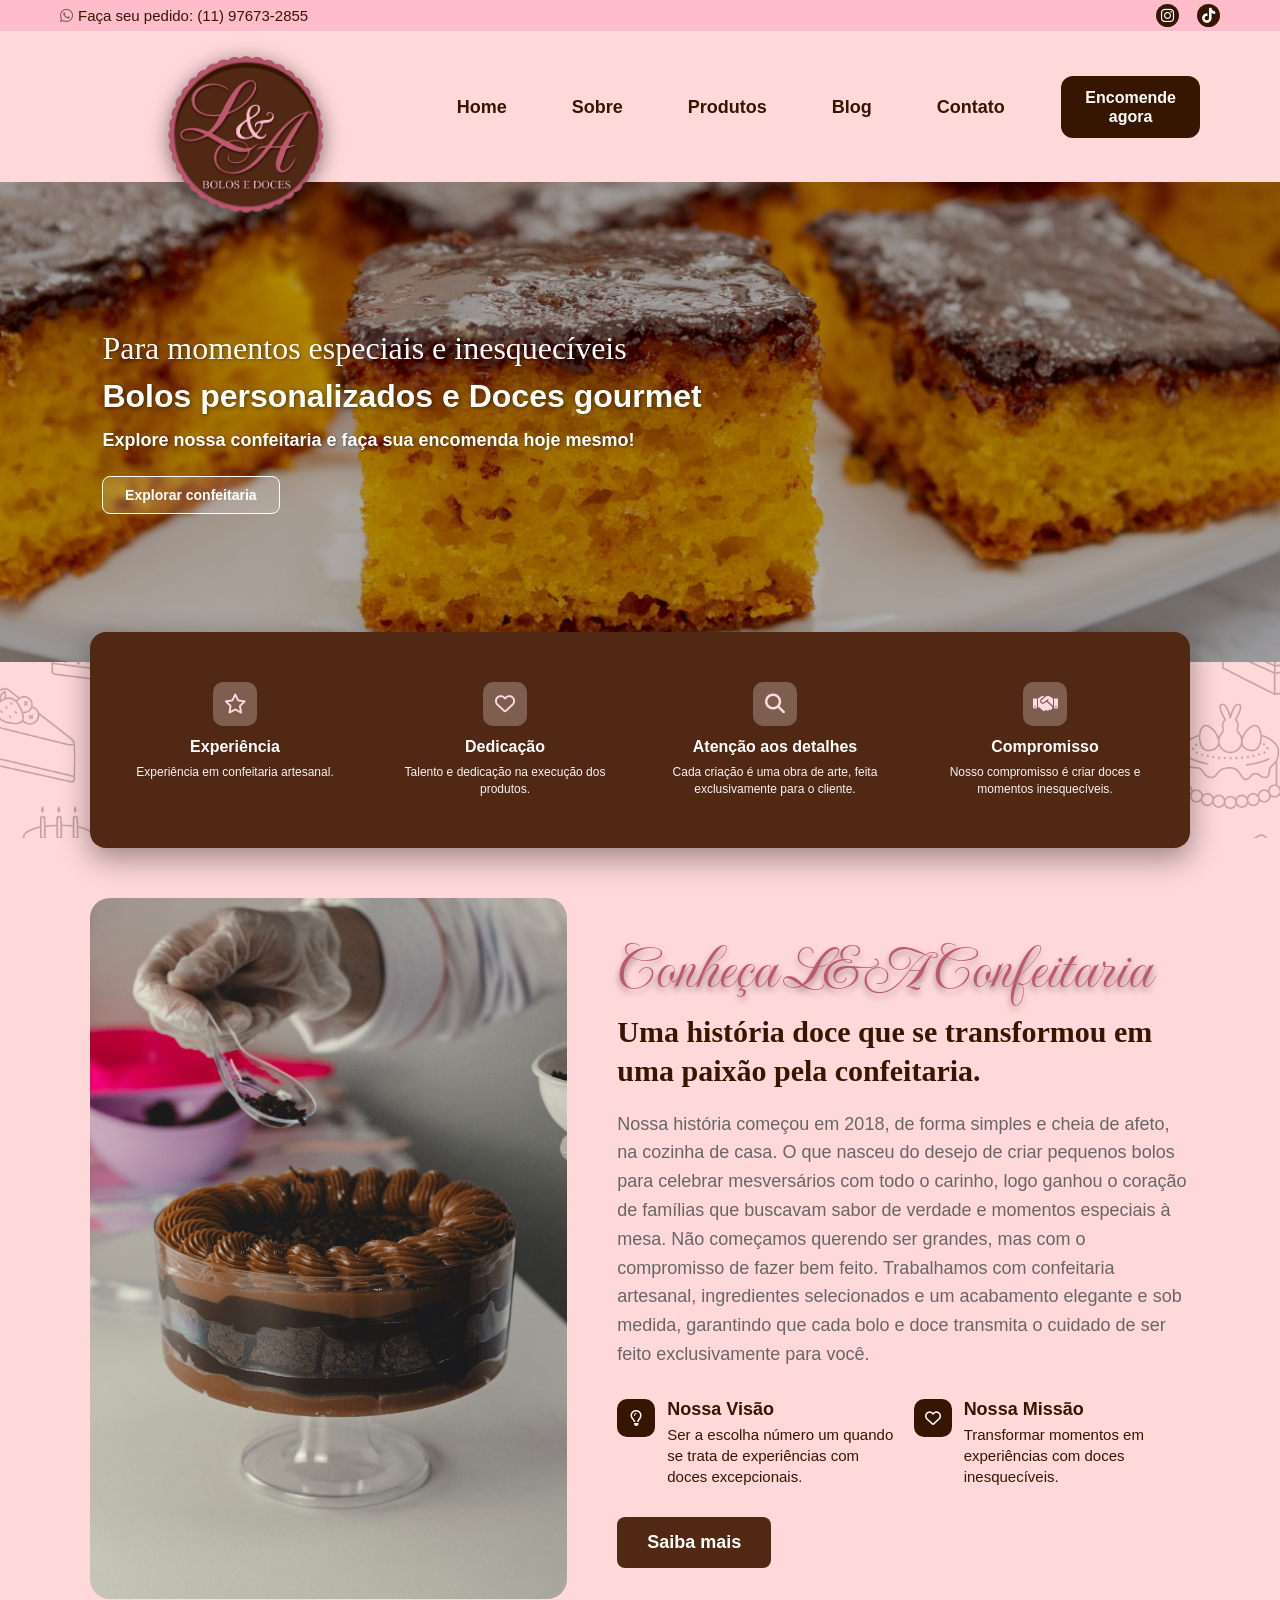
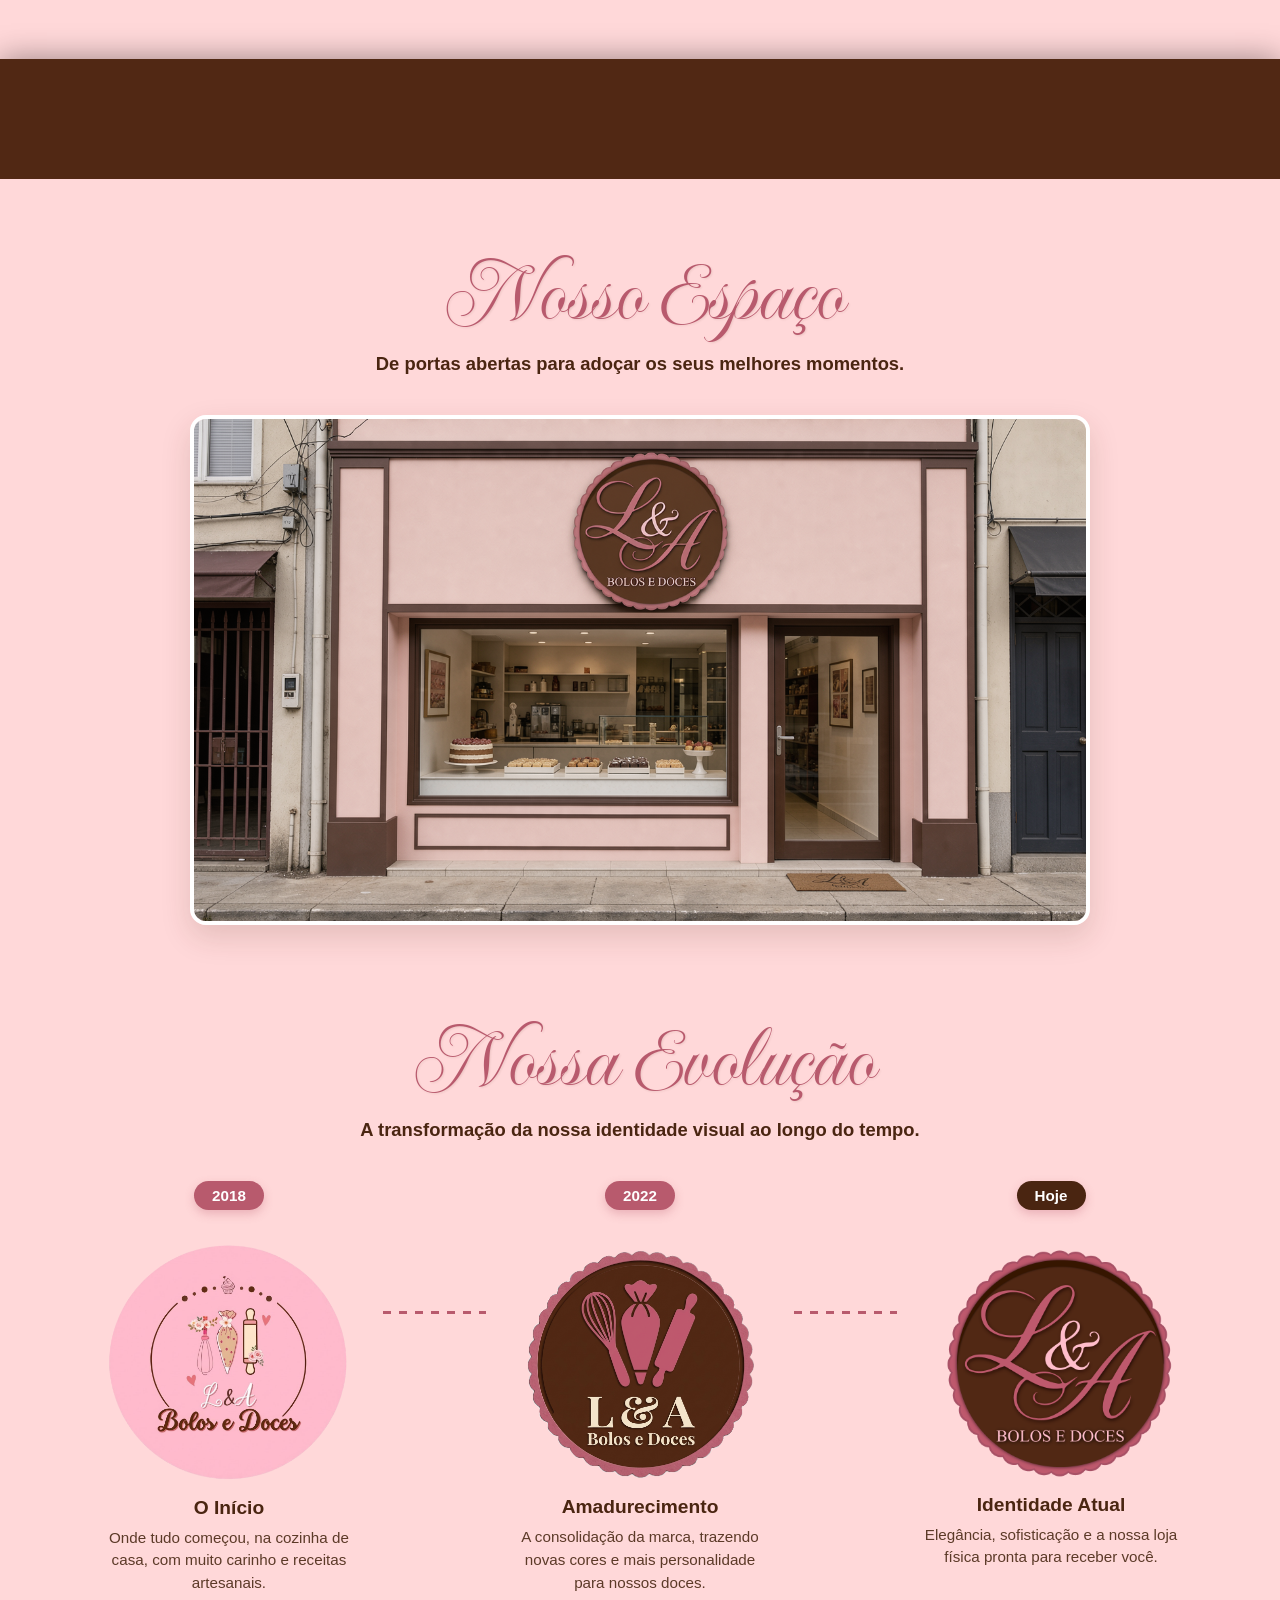
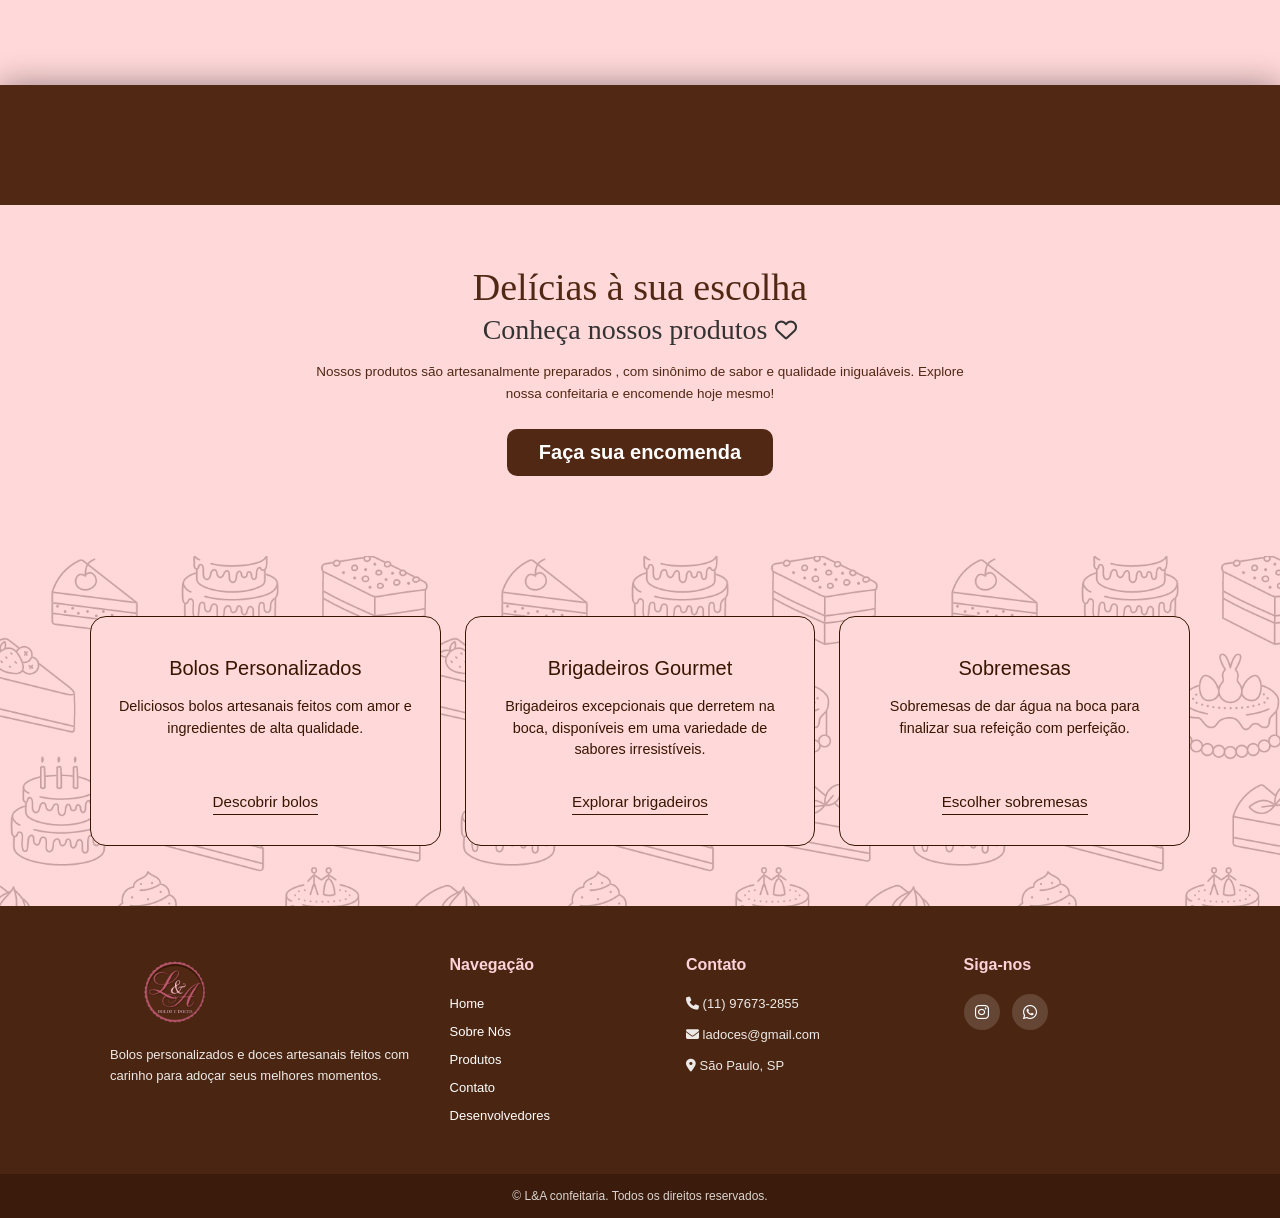
<file: index.html>
<!DOCTYPE html>
<html lang="pt-br">
<head>
    <meta charset="UTF-8">
    <meta name="viewport" content="width=device-width, initial-scale=1.0">
    <title>L&A Confeitaria</title>
    
    <link rel="stylesheet" href="home.css">
    <script src="script.js" defer></script>

  
    <!--  link de fonte  -->
  <link rel="preconnect" href="https://fonts.googleapis.com">
  <link rel="preconnect" href="https://fonts.gstatic.com" crossorigin>
  <link href="https://fonts.googleapis.com/css2?family=Imperial+Script&display=swap" rel="stylesheet">
  <!-- icone -->  
  <link rel="stylesheet" href="https://cdnjs.cloudflare.com/ajax/libs/font-awesome/6.4.0/css/all.min.css">
  
</head>
<body>
    
<!-- Barra Superior (Top Bar) -->
  <div class="barra-sup">
    <div class="barra-sup-container">
      <div class="contact-info">
        <a href="https://wa.me/551197632855" target="_blank" rel="noopener noreferrer">
          <i class="fa-brands fa-whatsapp"></i>
        </a>
        Faça seu pedido: (11) 97673-2855
      </div>
      <div class="top-sup">
        <div class="social-icons">
          <a href="https://www.instagram.com/l_a_bolosedoces?igsi=NGp2OWJ4Z24zaGNp"><i class="fa-brands fa-instagram"></i></a>
          
          <a href="https://www.tiktok.com/404?fromUrl=/l&adoces"><i class="fa-brands fa-tiktok"></i></a>
        </div>
      </div>
    </div>
  </div>

  <!-- Cabeçalho/header Principal-->
  <header class="principal-header">
    <div class="header-container">
      <!-- Logótipo -->
      <div class="logo">
        <a href="index.html">  
          <img src="imagem/logotipo2.png" alt="Logomarca">
        </a> 
      </div>

      <!-- Menu de Navegação -->
      <nav class="nav-menu">
        <ul>
          <li><a href="index.html">Home</a></li>
          <li><a href="#historia">Sobre</a></li>
          <li><a href="produtos.html">Produtos</a></li>
          <li><a href="blog.html">Blog</a>
          <li><a href="contato.html">Contato</a></li>
        </ul>
      </nav>

            <!-- Botões de Ação  -->
      <div class="header-buttons">
        <a href="contato.html" class="btn btn-primary">Encomende<br>agora</a>
      </div>
    </div>
  </header>

<!------------------------------------ Banner Principal -->
  <section class="banner-section">
    <div class="banner-image">
      <div class="banner-overlay"></div>
      <div class="banner-content">
          <span class="banner-subtitle">Para momentos especiais e inesquecíveis</span>
          <h1 class="banner-title">
        Bolos personalizados e Doces gourmet 
        </h1>
          <p class="banner-text">Explore nossa confeitaria e faça sua encomenda hoje mesmo!</p>
        <a href="produtos.html" class="btn-banner">Explorar confeitaria</a>
    </div>  
  </section>

    <!---------------- Card com os 4 Destaques -->
  <div class="destaque-card">
    <div class="destaque-item">
      <div class="destaque-icon"><i class="fa-regular fa-star"></i></div>
      <h3>Experiência</h3>
      <p>Experiência em confeitaria artesanal.</p>
    </div>

    <div class="destaque-item">
      <div class="destaque-icon"><i class="fa-regular fa-heart"></i></div>
      <h3>Dedicação</h3>
      <p>Talento e dedicação na execução dos produtos.</p>
    </div>

    <div class="destaque-item">
      <div class="destaque-icon"><i class="fa-solid fa-magnifying-glass"></i></div>
      <h3>Atenção aos detalhes</h3>
      <p>Cada criação é uma obra de arte, feita exclusivamente para o cliente.</p>
    </div>

    <div class="destaque-item">
      <div class="destaque-icon"><i class="fa-solid fa-handshake"></i></div>
      <h3>Compromisso</h3>
      <p>Nosso compromisso é criar doces e momentos inesquecíveis.</p>
    </div>
  </div>

<!-------------------------- parte do meio: Sobre da Loja ------------------>
<section id="historia" class="texto-section">
  <div class="texto-container">
    
    <!-- Coluna da Esquerda: Imagem -->
    <div class="texto-image">
      <img src="imagem/bolosobre.jpg" alt="bolo-sobre">
    </div>

    <!-- Coluna da Direita: Conteúdo -->

    <div class="texto-content">
      <span class="texto-subtitle">Conheça  L&A  Confeitaria</span>
      <h2 class="texto-title">
        Uma história doce que se transformou em uma paixão pela confeitaria.
      </h2>
      <p class="texto-description">
       Nossa história começou em 2018, de forma simples e cheia de afeto, na cozinha de casa. O que nasceu do desejo de criar pequenos bolos para celebrar mesversários com todo o carinho, logo ganhou o coração de famílias que buscavam sabor de verdade e momentos especiais à mesa.

      Não começamos querendo ser grandes, mas com o compromisso de fazer bem feito. Trabalhamos com confeitaria artesanal, ingredientes selecionados e um acabamento elegante e sob medida, garantindo que cada bolo e doce transmita o cuidado de ser feito exclusivamente para você.
      </p>


      <!-- Blocos de Visão e Missão -->
      <div class="bloco-visao">
        <div class="visao-box">
          <div class="box-icone">
            <i class="fa-regular fa-lightbulb"></i>
          </div>
          <div class="box-texto">
            <h4>Nossa Visão</h4>
            <p>Ser a escolha número um quando se trata de experiências com doces excepcionais.</p>
          </div>
        </div>

        <div class="visao-box">
          <div class="box-icone">
            <i class="fa-regular fa-heart"></i>
          </div>
          <div class="box-texto">
            <h4>Nossa Missão</h4>
            <p>Transformar momentos em experiências com doces inesquecíveis.</p>
          </div>
        </div>
      </div>

      <!-- Botão Saiba Mais -->
      <a href="https://www.instagram.com/l_a_bolosedoces?igsi=NGp2OWJ4Z24zaGNp" class="btn-texto">Saiba mais</a>
    </div>

  </div>
</div>
</section>

<div class="decorativo-banner"></div>

<!-- FACHADA E LINHA DO TEMPO -->
<section id="historia-visual">
  <div class="container-historia">
    
    <!-- Bloco da Fachada da Loja -->
    <div class="bloco-fachada">
      <h2 class="titulo-cursivo">Nosso Espaço</h2>
      <p class="subtitulo-historia">De portas abertas para adoçar os seus melhores momentos.</p>
      
      <div class="moldura-fachada">
        <!-- Substitua o src pelo caminho real da sua imagem da fachada -->
        <img src="imagem/fachada.png" alt="Fachada da L&A Bolos e Doces" class="imagem-fachada">
      </div>
    </div>

    <!-- Bloco da Linha do Tempo (Evolução da Marca) -->
    <div class="bloco-linha-tempo">
      <h2 class="titulo-cursivo">Nossa Evolução</h2>
      <p class="subtitulo-historia">A transformação da nossa identidade visual ao longo do tempo.</p>

      <div class="linha-tempo-wrapper">
        
        <!-- Etapa 1: 2018 -->
        <div class="item-linha-tempo">
          <span class="ano-marca">2018</span>
          <div class="circulo-logo">
            <img src="imagem/logo antigo.png" alt="Logo L&A 2018" class="imagem-logo-historico">
          </div>
          <h3 class="titulo-etapa">O Início</h3>
          <p class="descricao-etapa">Onde tudo começou, na cozinha de casa, com muito carinho e receitas artesanais.</p>
        </div>

        <!-- Conector Visual 1 -->
        <div class="conector-linha"></div>

        <!-- Etapa 2: Transição -->
        <div class="item-linha-tempo">
          <span class="ano-marca">2022</span>
          <div class="circulo-logo">
            <img src="imagem/logo.png" alt="Logo L&A Transição" class="imagem-logo-historico">
          </div>
          <h3 class="titulo-etapa">Amadurecimento</h3>
          <p class="descricao-etapa">A consolidação da marca, trazendo novas cores e mais personalidade para nossos doces.</p>
        </div>

        <!-- Conector Visual 2 -->
        <div class="conector-linha"></div>

        <!-- Etapa 3: Hoje -->
        <div class="item-linha-tempo item-atual">
          <span class="ano-marca destaque-ano">Hoje</span>
          <div class="circulo-logo destaque-logo">
            <img src="imagem/logotipo2.png" alt="Logo L&A Atual" class="imagem-logo-historico logo-atual">
          </div>
          <h3 class="titulo-etapa">Identidade Atual</h3>
          <p class="descricao-etapa">Elegância, sofisticação e a nossa loja física pronta para receber você.</p>
        </div>

      </div>
    </div>

  </div>
</section>

<!------------------------------------- Faixa Decorativa ------------->
<div class="decorativo-banner"></div>

<!---Chamada para Encomendas -->
<section class="encomenda-section">
  <div class="encomenda-container">
    <span class="encomenda-subtitle">Delícias à sua escolha</span>
    <h2 class="encomenda-title">
      Conheça nossos produtos <i class="fa-regular fa-heart"></i>
    </h2>
    <p class="encomenda-description">
      Nossos produtos são artesanalmente preparados , com sinônimo de sabor e qualidade inigualáveis. Explore nossa confeitaria e encomende hoje mesmo!
    </p>
    <a href="contato.html" class="btn-encomenda">Faça sua encomenda</a>
  </div>
</section>
<!-- -----------------------------------------------------------------card -->
<section class="cards-container">

  <div class="cards-grid">
    <!-- Card 1 -->
    <div class="card">
      <h3 class="card-title">Bolos Personalizados</h3>
      <p class="card-description">
        Deliciosos bolos artesanais feitos com amor e ingredientes de alta qualidade.
      </p>
      <a href="produtos.html" class="card-link">Descobrir bolos</a>
    </div>

    <!-- Card 2 -->
    <div class="card card-highlight">
      <h3 class="card-title">Brigadeiros Gourmet</h3>
      <p class="card-description">
        Brigadeiros excepcionais que derretem na boca, disponíveis em uma variedade de sabores irresistíveis.
      </p>
      <a href="produtos.html" class="card-link">Explorar brigadeiros </a>
    </div>

    <!-- Card 3 -->
    <div class="card">
  
      <h3 class="card-title">Sobremesas</h3>
      <p class="card-description">
        Sobremesas de dar água na boca para finalizar sua refeição com perfeição.
      </p>
      <a href="produtos.html" class="card-link">Escolher sobremesas </a>
    </div>
  </div>
</section>

<!-------------------------------- Rodapé (Footer) ------------------------------------->
<footer class="main-footer">
  <div class="footer-container">
    
    <!-- Coluna Logo e Descrição -->
    <div class="footer-col footer-about">
      <img src="imagem/logotipo2.png" alt="minhalogo" class="footer-logo">
      <p>Bolos personalizados e doces artesanais feitos com carinho para adoçar seus melhores momentos.</p>
    </div>

    <!-- Coluna Links Rápidos -->
    <div class="footer-col">
      <h4>Navegação</h4>
      <ul>
        <li><a href="index.html">Home</a></li>
        <li><a href="index.html">Sobre Nós</a></li>
        <li><a href="produtos.html">Produtos</a></li>
        <li><a href="contato.html">Contato</a></li>
       <li><a href="Banner.html">Desenvolvedores</a></li>
      </ul>
    </div>

    <!-- Coluna 3: Contato -->
    <div class="footer-col">
      <h4>Contato</h4>
      <p><i class="fa-solid fa-phone"></i> (11) 97673-2855</p>
      <p><i class="fa-solid fa-envelope"></i> ladoces@gmail.com</p>
      <p><i class="fa-solid fa-location-dot"></i> São Paulo, SP</p>
    </div>

    <!-- Coluna 4: Redes Sociais -->
    <div class="footer-col">
      <h4>Siga-nos</h4>
      <div class="footer-socials">
        <a href="https://www.instagram.com/l_a_bolosedoces?igsi=NGp2OWJ4Z24zaGNp"><i class="fa-brands fa-instagram"></i></a>

        <a href="https://wa.me/551197632855"><i class="fa-brands fa-whatsapp"></i></a>
      </div>
    </div>

  </div>

  <!-- Faixa de Direitos Autorais -->
  <div class="footer-bottom">
    <p>&copy; L&A confeitaria. Todos os direitos reservados.</p>
  </div>
</footer>
</body>
</html>
</file>
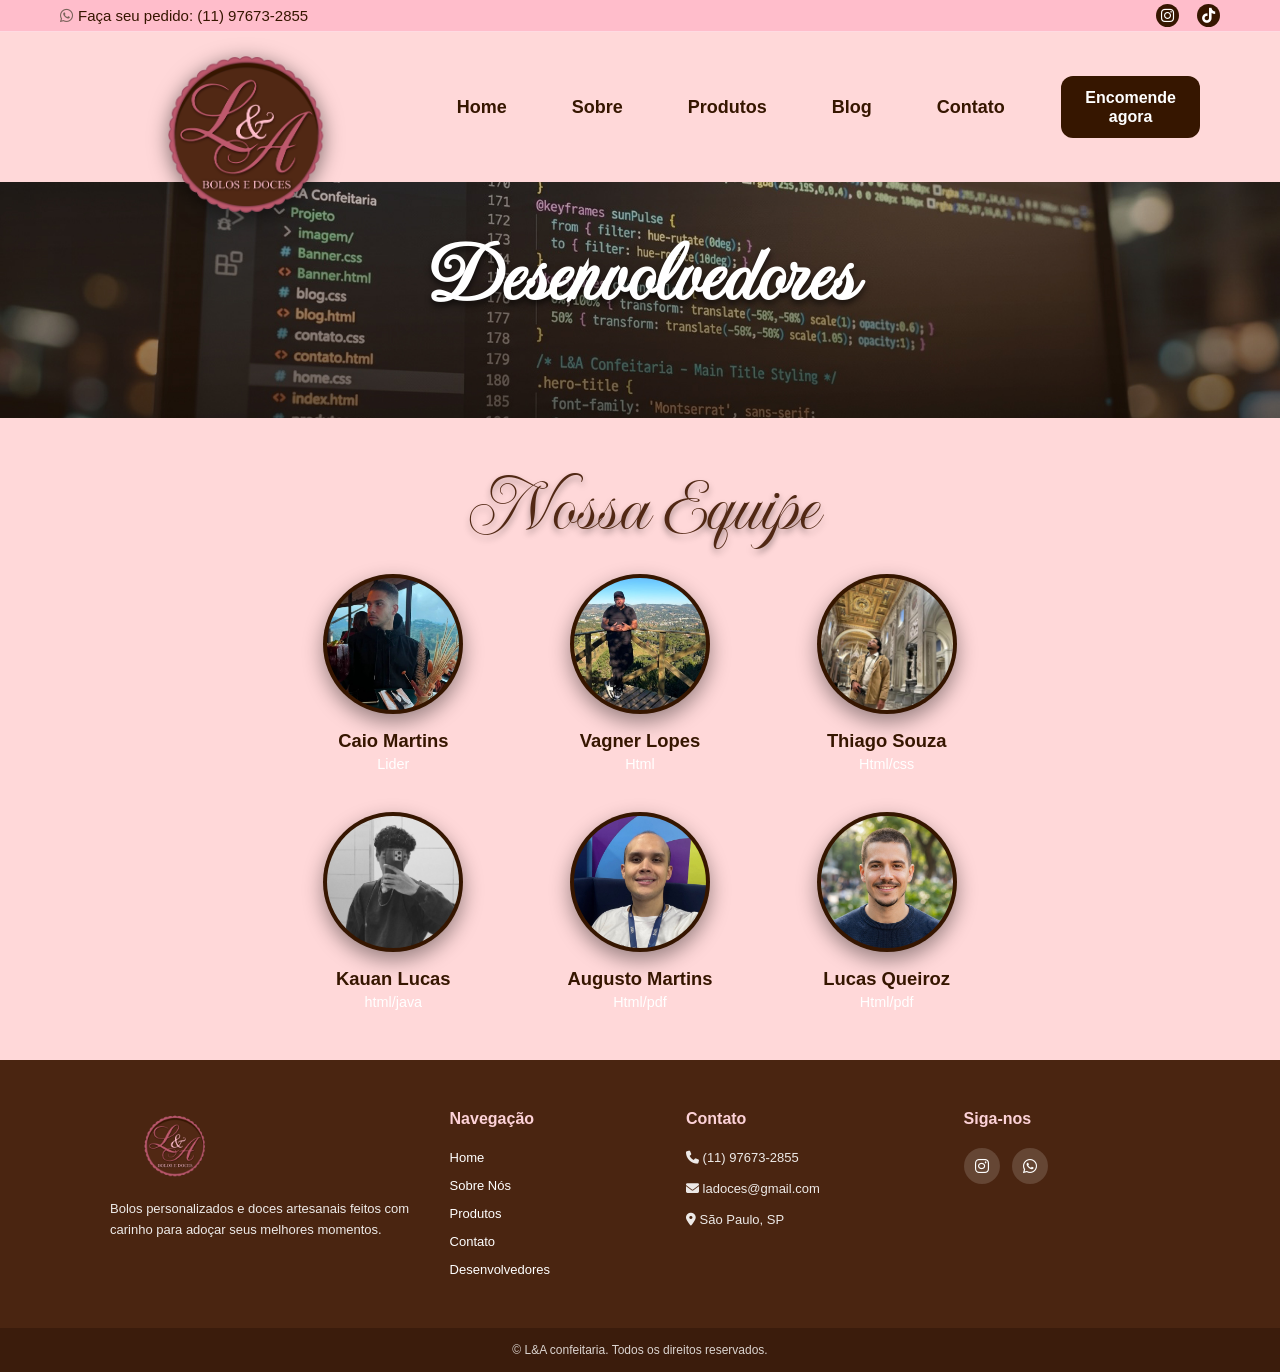
<file: Banner.html>
<!DOCTYPE html>
<html lang="pt-br">
<head>
    <meta charset="UTF-8">
    <meta name="viewport" content="width=device-width, initial-scale=1.0">
    <title>Banner</title>
    
    <link rel="stylesheet" href="banner.css">
    <script src="script.js" defer></script>

      <!-- link de fonte -->
    <link rel="preconnect" href="https://fonts.googleapis.com">
    <link rel="preconnect" href="https://fonts.gstatic.com" crossorigin>
    <link href="https://fonts.googleapis.com/css2?family=Imperial+Script&display=swap" rel="stylesheet">
    <!-- icone -->  
    <link rel="stylesheet" href="https://cdnjs.cloudflare.com/ajax/libs/font-awesome/6.4.0/css/all.min.css">
</head>
<body>
       <!-- Barra Superior (Top Bar) -->
  <div class="barra-sup">
    <div class="barra-sup-container">
      <div class="contact-info">
        <a href="https://wa.me/5511976732855" target="_blank" rel="noopener noreferrer">
          <i class="fa-brands fa-whatsapp"></i>
        </a>
        Faça seu pedido: (11) 97673-2855
      </div>
      <div class="top-sup">
        <div class="social-icons">
          <a href="https://www.instagram.com/l_a_bolosedoces?igsi=NGp2OWJ4Z24zaGNp"><i class="fa-brands fa-instagram"></i></a>
          
          <a href="https://www.tiktok.com/404?fromUrl=/l&adoces"><i class="fa-brands fa-tiktok"></i></a>
        </div>
      </div>
    </div>
  </div>

  <!---------------------------- Cabeçalho/header Principal-->
  <header class="principal-header">
    <div class="header-container">
      <!-- Logótipo -->
      <div class="logo">
        <a href="index.html">  
          <img src="imagem/logotipo2.png" alt="Logomarca">
        </a> 
      </div>

  <!---------------------------- Navegação da sua aplicação -->
      <!-- Menu de Navegação -->
      <nav class="nav-menu">
        <ul>
          <li><a href="index.html">Home</a></li>
          <li><a href="index.html">Sobre</a></li>
          <li><a href="produtos.html">Produtos</a></li>
          <li><a href="blog.html">Blog</a></li>
          <li><a href="contato.html">Contato</a></li>
        </ul>
      </nav>

            <!-- Botões de Ação  -->
      <div class="header-buttons">
        <a href="contato.html" class="btn btn-primary">Encomende<br>agora</a>
      </div>
    </div>
  </header>


  <!-- Cabeçalho Principal -->
  <section class="cabecalho-topo">
    <h1 class="titulo-principal"> Desenvolvedores </h1>
  </section>
 
  <!-- Seção de Apresentação -->
  <section class="secao-introducao">
    <span class="subtitulo">Nossa Equipe</span>

  </section>
    
<!-- ----------------------------------time --------------------------------- -->
 <section class="banner-grupo">
    <div class="equipe-grid">
            <!-------------- Integrante 1 ---------->
            <div class="time-card">
                <div class="avatar-edit">
                    <img class="avatar-img" src="imagem/av4.jpg" alt="Caio Martins">
                </div>
                <h3 class="membro-nome">Caio Martins</h3>
                <p class="membro-func">Lider</p>
            </div>
<!------------------------------- integrante 2 -->
    <div class="time-card">
                <div class="avatar-edit">
                    <img class="avatar-img" src="imagem/av1.jpg" alt="Vagner">
                </div>
                <h3 class="membro-nome">Vagner Lopes</h3>
                <p class="membro-func">Html</p>
            </div>
            <!------------------------------- integrante 3 -->
    <div class="time-card">
                <div class="avatar-edit">
                    <img class="avatar-img" src="imagem/av2.jpg" alt="Thiago">
                </div>
                <h3 class="membro-nome">Thiago Souza</h3>
                <p class="membro-func">Html/css</p>
            </div>
 <!------------------------------- integrante 2 -->
    <div class="time-card">
                <div class="avatar-edit">
                    <img class="avatar-img" src="imagem/av3.jpg" alt="Kauan">
                </div>
                <h3 class="membro-nome">Kauan Lucas</h3>
                <p class="membro-func">html/java</p>
            </div>
 
 <!------------------------------- integrante 2 -->
    <div class="time-card">
                <div class="avatar-edit">
                    <img class="avatar-img" src="imagem/av5.jpeg" alt="Augusto">
                </div>
                <h3 class="membro-nome">Augusto Martins</h3>
                <p class="membro-func">Html/pdf</p>
            </div>
 <!------------------------------- integrante 2 -->
    <div class="time-card">
                <div class="avatar-edit">
                    <img class="avatar-img" src="imagem/lucas.jfif" alt="Lucas">
                </div>
                <h3 class="membro-nome">Lucas Queiroz</h3>
                <p class="membro-func">Html/pdf</p>
            </div>
 
 
 </section>


<!-------------------------------- Rodapé (Footer) ------------------------------------->
<footer class="main-footer">
  <div class="footer-container">
    
    <!-- Coluna Logo e Descrição -->
    <div class="footer-col footer-about">
      <img src="imagem/logotipo2.png" alt="minhalogo" class="footer-logo">
      <p>Bolos personalizados e doces artesanais feitos com carinho para adoçar seus melhores momentos.</p>
    </div>

    <!-- Coluna Links Rápidos -->
    <div class="footer-col">
      <h4>Navegação</h4>
      <ul>
        <li><a href="index.html">Home</a></li>
        <li><a href="index.html">Sobre Nós</a></li>
        <li><a href="produtos.html">Produtos</a></li>
        <li><a href="contato.html">Contato</a></li>
        <li><a href="Banner.html">Desenvolvedores</a></li>
      </ul>
    </div>

    <!-- Coluna 3: Contato -->
    <div class="footer-col">
      <h4>Contato</h4>
      <p><i class="fa-solid fa-phone"></i> (11) 97673-2855</p>
      <p><i class="fa-solid fa-envelope"></i> ladoces@gmail.com</p>
      <p><i class="fa-solid fa-location-dot"></i> São Paulo, SP</p>
    </div>

    <!-- Coluna 4: Redes Sociais -->
    <div class="footer-col">
      <h4>Siga-nos</h4>
      <div class="footer-socials">
        <a href="https://www.instagram.com/l_a_bolosedoces?igsi=NGp2OWJ4Z24zaGNp"><i class="fa-brands fa-instagram"></i></a>

        <a href="https://wa.me/551197632855"><i class="fa-brands fa-whatsapp"></i></a>
      </div>
    </div>

  </div>

  <!-- Faixa de Direitos Autorais -->
  <div class="footer-bottom">
    <p>&copy; L&A confeitaria. Todos os direitos reservados.</p>
  </div>
</footer>

</body>
</html>
</file>
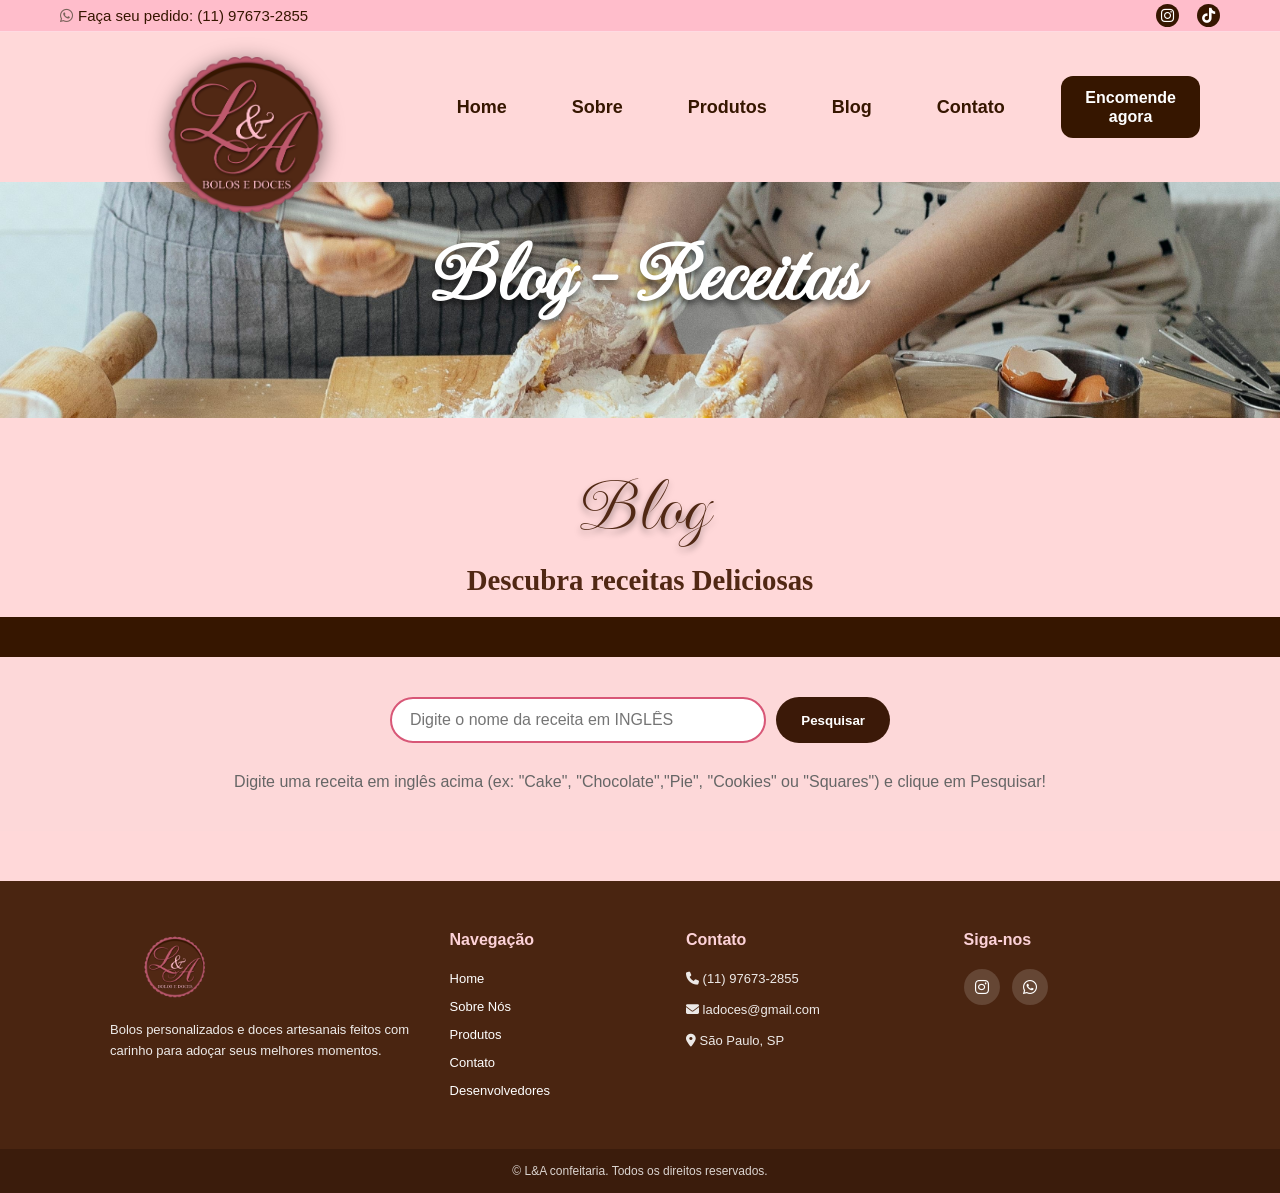
<file: blog.html>
<!DOCTYPE html>
<html lang="pt-br">
<head>
    <meta charset="UTF-8">
    <meta name="viewport" content="width=device-width, initial-scale=1.0">
    <title>blog</title>

    <script src="script.js" defer></script>
    <link rel="stylesheet" href="blog.css">
  
<!-- link de fonte -->
   <link rel="preconnect" href="https://fonts.googleapis.com">
   <link rel="preconnect" href="https://fonts.gstatic.com" crossorigin>
   <link href="https://fonts.googleapis.com/css2?family=Imperial+Script&display=swap" rel="stylesheet">
   <!-- icone -->  
   <link rel="stylesheet" href="https://cdnjs.cloudflare.com/ajax/libs/font-awesome/6.4.0/css/all.min.css">
  

</head>
<body>
    <!-- Barra Superior (Top Bar) -->
  <div class="barra-sup">
    <div class="barra-sup-container">
      <div class="contact-info">
        <a href="https://wa.me/5511976732855" target="_blank" rel="noopener noreferrer">
          <i class="fa-brands fa-whatsapp"></i>
        </a>
        Faça seu pedido: (11) 97673-2855
      </div>
      <div class="top-sup">
        <div class="social-icons">
          <a href="https://www.instagram.com/l_a_bolosedoces?igsi=NGp2OWJ4Z24zaGNp"><i class="fa-brands fa-instagram"></i></a>
          
          <a href="https://www.tiktok.com/404?fromUrl=/l&adoces"><i class="fa-brands fa-tiktok"></i></a>
        </div>
      </div>
    </div>
  </div>

  <!---------------------------- Cabeçalho/header Principal--------------------->
  <header class="principal-header">
    <div class="header-container">
      <!-- Logótipo -->
      <div class="logo">
        <a href="index.html">  
          <img src="imagem/logotipo2.png" alt="Logomarca">
        </a> 
      </div>

  <!---------------------------- Navegação da sua aplicação -->
      <!-- Menu de Navegação -->
      <nav class="nav-menu">
        <ul>
          <li><a href="index.html">Home</a></li>
          <li><a href="index.html">Sobre</a></li>
          <li><a href="produtos.html">Produtos</a></li>
          <li><a href="blog.html">Blog</a></li>
          <li><a href="contato.html">Contato</a></li>
        </ul>
      </nav>

            <!-- Botões de Ação (CTA) -->
      <div class="header-buttons">
        <a href="contato.html" class="btn btn-primary">Encomende<br>agora</a>
      </div>
    </div>
  </header>


  <!-- Cabeçalho Principal -->
  <section class="cabecalho-topo">
    <h1 class="titulo-principal"> Blog - Receitas </h1>
  </section>
 
  <!-- Seção de Apresentação -->
  <section class="secao-introducao">
    <span class="subtitulo">Blog</span>
    <h2>Descubra receitas Deliciosas</h2>

  </section>
<nav class="categorias"></nav>

<section class="blog-section">
    <div class="pesquisa-container">
      <input type="text" id="input-busca" placeholder="Digite o nome da receita em INGLÊS ">
     
      <button id="btn-busca">Pesquisar</button>
       
    </div>
  
    <!-- Galeria de Resultados -->
    <div id="container-receitas" class="grid-receitas"></div>
  </section>


<!-------------------------------- Rodapé (Footer) ------------------------------------->
<footer class="main-footer">
  <div class="footer-container">
    
    <!-- Coluna Logo e Descrição -->
    <div class="footer-col footer-about">
      <img src="imagem/logotipo2.png" alt="minhalogo" class="footer-logo">
      <p>Bolos personalizados e doces artesanais feitos com carinho para adoçar seus melhores momentos.</p>
    </div>

    <!-- Coluna Links Rápidos -->
    <div class="footer-col">
      <h4>Navegação</h4>
      <ul>
        <li><a href="index.html">Home</a></li>
        <li><a href="index.html">Sobre Nós</a></li>
        <li><a href="produtos.html">Produtos</a></li>
        <li><a href="contato.html">Contato</a></li>
       <li><a href="Banner.html">Desenvolvedores</a></li>
      </ul>
    </div>

    <!-- Coluna 3: Contato -->
    <div class="footer-col">
      <h4>Contato</h4>
      <p><i class="fa-solid fa-phone"></i> (11) 97673-2855</p>
      <p><i class="fa-solid fa-envelope"></i> ladoces@gmail.com</p>
      <p><i class="fa-solid fa-location-dot"></i> São Paulo, SP</p>
    </div>

    <!-- Coluna 4: Redes Sociais -->
    <div class="footer-col">
      <h4>Siga-nos</h4>
      <div class="footer-socials">
        <a href="https://www.instagram.com/l_a_bolosedoces?igsi=NGp2OWJ4Z24zaGNp"><i class="fa-brands fa-instagram"></i></a>

        <a href="https://wa.me/551197632855"><i class="fa-brands fa-whatsapp"></i></a>
      </div>
    </div>

  </div>

  <!-- Faixa de Direitos Autorais -->
  <div class="footer-bottom">
    <p>&copy; L&A confeitaria. Todos os direitos reservados.</p>
  </div>
</footer>

</body>
</html>
</file>
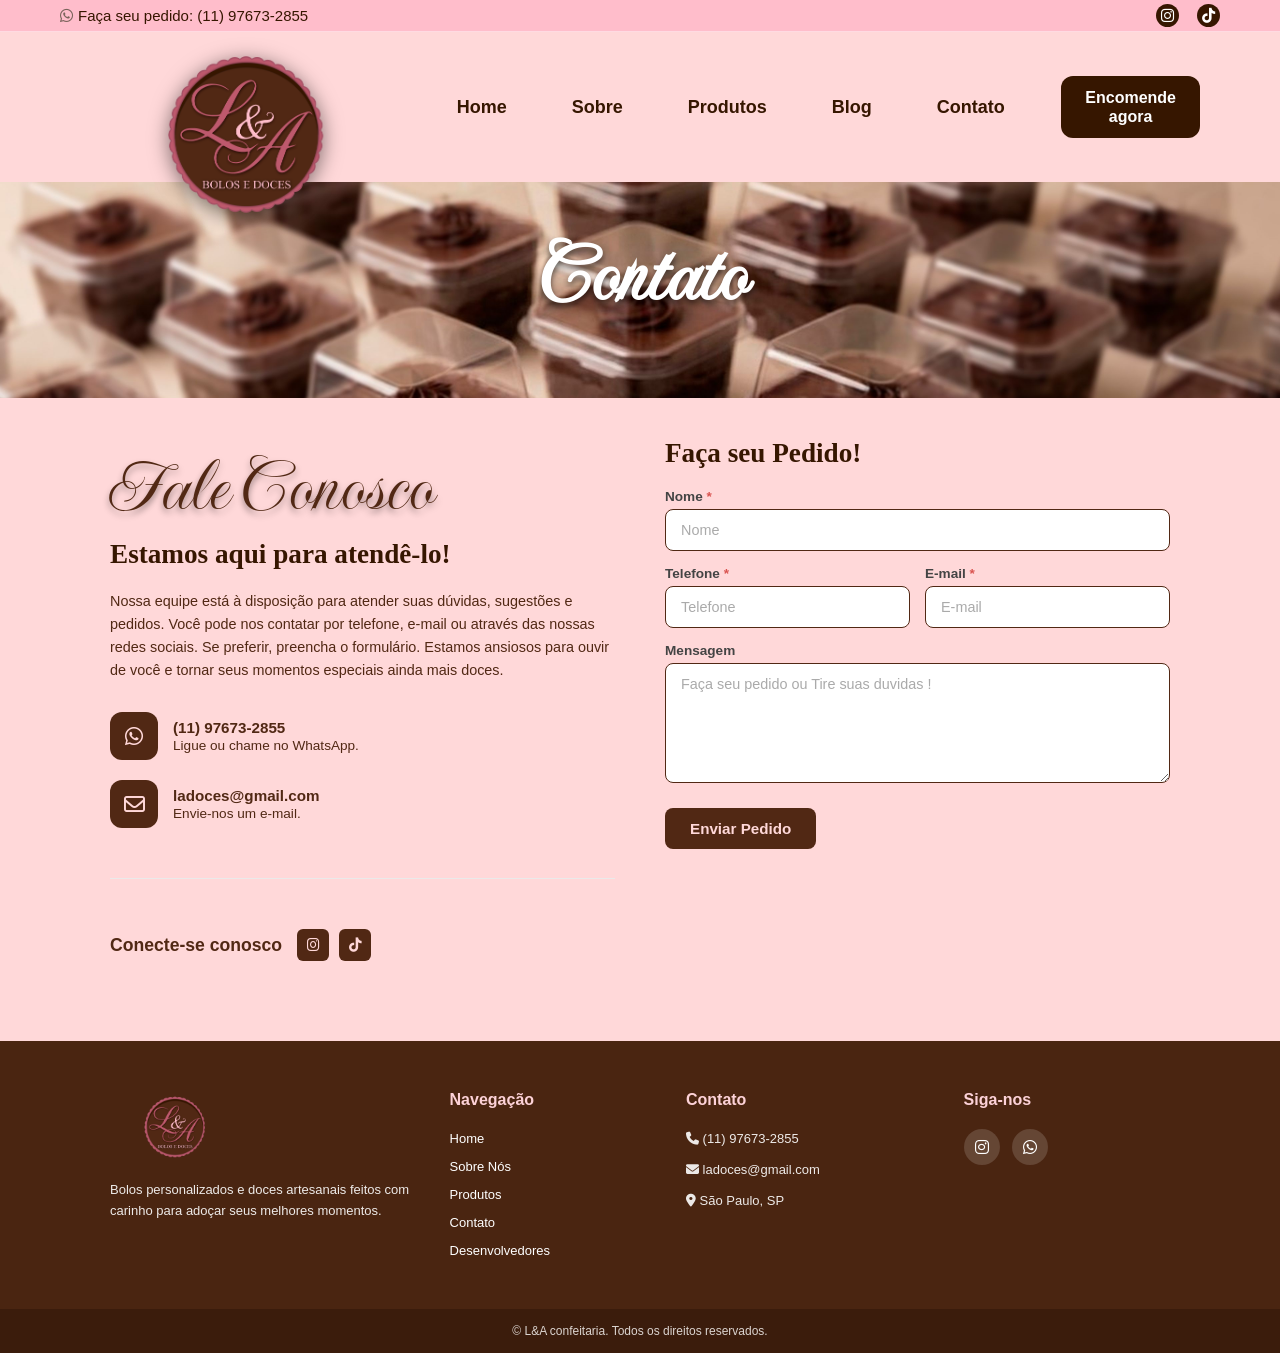
<file: contato.html>
<!DOCTYPE html>
<html lang="pt-br">
<head>
  <meta charset="UTF-8">
  <meta name="viewport" content="width=device-width, initial-scale=1.0">
  <title>Contato - L&A Confeitaria</title>
  
  <link rel="stylesheet" href="contato.css">
  <script src="script.js" defer></script>

  <!-- link de fonte -->
  <link rel="preconnect" href="https://fonts.googleapis.com">
  <link rel="preconnect" href="https://fonts.gstatic.com" crossorigin>
  <link href="https://fonts.googleapis.com/css2?family=Imperial+Script&display=swap" rel="stylesheet">
  <!-- icone -->  
  <link rel="stylesheet" href="https://cdnjs.cloudflare.com/ajax/libs/font-awesome/6.4.0/css/all.min.css">
  
</head>
<body>
    
<!-- Barra Superior (Top Bar) -->
  <div class="barra-sup">
    <div class="barra-sup-container">
      <div class="contact-info">
        <a href="https://wa.me/551197632855" target="_blank" rel="noopener noreferrer">
          <i class="fa-brands fa-whatsapp"></i>
        </a>
        Faça seu pedido: (11) 97673-2855
      </div>
      <div class="top-sup">
        <div class="social-icons">
          <a href="https://www.instagram.com/l_a_bolosedoces?igsi=NGp2OWJ4Z24zaGNp"><i class="fa-brands fa-instagram"></i></a>
          
          <a href="https://www.tiktok.com/404?fromUrl=/l&adoces"><i class="fa-brands fa-tiktok"></i></a>
        </div>
      </div>
    </div>
  </div>

  <!---------------------------- Cabeçalho/header Principal-->
  <header class="principal-header">
    <div class="header-container">
      <!-- Logótipo -->
      <div class="logo">
        <a href="index.html">  
          <img src="imagem/logotipo2.png" alt="Logomarca">
        </a> 
      </div>

  <!---------------------------- Navegação da sua aplicação -->
      <!-- Menu de Navegação -->
      <nav class="nav-menu">
        <ul>
          <li><a href="index.html">Home</a></li>
          <li><a href="index.html">Sobre</a></li>
          <li><a href="produtos.html">Produtos</a></li>
          <li><a href="blog.html">Blog</a>
          <li><a href="contato.html">Contato</a></li>
        </ul>
      </nav>

            <!-- Botões de Ação  -->
      <div class="header-buttons">
        <a href="contato.html" class="btn btn-primary">Encomende<br>agora</a>
      </div>
    </div>
  </header>


  
<!------------------------------- DAQUI PRA BAIXO É DO FORMULARIO -->
  <!-- Banner do Título da Página -->
  <section class="banner-titulo">
    <h1 class="titulo-principal">Contato</h1>
  </section>

  <!-- Conteúdo Principal -->
  <main class="conteiner-principal">
    <div class="grade-conteudo">
      
      <!-- Coluna da Esquerda: Fale Conosco -->
      <section class="secao-informacoes">
        <div class="subtitulo-manuscrito">Fale Conosco</div>
        <h2 class="titulo-secao">Estamos aqui para atendê-lo!</h2>
        
        <p class="texto-descricao">
          Nossa equipe está à disposição para atender suas dúvidas, sugestões e pedidos. Você pode nos contatar por telefone, e-mail ou através das nossas redes sociais. Se preferir, preencha o formulário. Estamos ansiosos para ouvir de você e tornar seus momentos especiais ainda mais doces.
        </p>

        <div class="lista-contatos">
          <!-- WhatsApp / Telefone -->
          <div class="item-contato">
            <div class="icone-contato">
              <i class="fa-brands fa-whatsapp"></i>
            </div>
            <div class="texto-item">
              <strong>(11) 97673-2855</strong>
              <span>Ligue ou chame no WhatsApp.</span>
            </div>
          </div>

          <!-- E-mail -->
          <div class="item-contato">
            <div class="icone-contato">
              <i class="fa-regular fa-envelope"></i>
            </div>
            <div class="texto-item">
              <strong>ladoces@gmail.com</strong>
              <span>Envie-nos um e-mail.</span>
            </div>
          </div>

        <hr class="linha-divisora">

        <!-- Redes Sociais -->
        <div class="secao-redes-sociais">
          <span class="titulo-redes">Conecte-se conosco</span>
          <div class="icones-redes">
            <a href="https://www.instagram.com/l_a_bolosedoces?igsi=NGp2OWJ4Z24zaGNp" class="botao-rede-social" aria-label="Instagram"><i class="fa-brands fa-instagram"></i></a>
            
            <a href="https://www.tiktok.com/404?fromUrl=/l&adoces" class="botao-rede-social" aria-label="TikTok"><i class="fa-brands fa-tiktok"></i></a>
          </div>
        </div>
      </section>

      <!-- Coluna da Direita: Formulário de Mensagem -->
      <section class="secao-formulario">
        <h2 class="titulo-secao">Faça seu Pedido!</h2>
        
        <form class="formulario-contato" action="#" method="post">
          <!-- Campo Nome -->
          <div class="grupo-campo">
            <label for="nome">Nome <span class="campo-obrigatorio">*</span></label>
            <input type="name" id="nome" name="nome" class="campo-texto" placeholder="Nome" required>
          </div>

          <!-- Campos Telefone e E-mail em Linha -->
          <div class="linha-campos">
            <div class="grupo-campo">
              <label for="telefone">Telefone <span class="campo-obrigatorio">*</span></label>
              <input type="number" id="telefone" name="telefone" class="campo-texto" placeholder="Telefone" required>
            </div>
            <div class="grupo-campo">
              <label for="email">E-mail <span class="campo-obrigatorio">*</span></label>
              <input type="email" id="email" name="email" class="campo-texto" placeholder="E-mail" required>
            </div>
          </div>

          <!-- Campo Mensagem -->
          <div class="grupo-campo">
            <label for="mensagem">Mensagem</label>
            <textarea id="mensagem" name="mensagem" class="campo-texto area-mensagem" placeholder="Faça seu pedido ou Tire suas duvidas !"></textarea>
          </div>

          <!-- Botão Submeter -->
          <button type="submit" class="botao-enviar">Enviar Pedido </button>
        </form>
      </section>

    </div>
  </main>
<!-------------------------------- Rodapé (Footer) ------------------------------------->
<footer class="main-footer">
  <div class="footer-container">
    
    <!-- Coluna Logo e Descrição -->
    <div class="footer-col footer-about">
      <img src="imagem/logotipo2.png" alt="minhalogo" class="footer-logo">
      <p>Bolos personalizados e doces artesanais feitos com carinho para adoçar seus melhores momentos.</p>
    </div>

    <!-- Coluna Links Rápidos -->
    <div class="footer-col">
      <h4>Navegação</h4>
      <ul>
        <li><a href="index.html">Home</a></li>
        <li><a href="index.html">Sobre Nós</a></li>
        <li><a href="produtos.html">Produtos</a></li>
        <li><a href="contato.html">Contato</a></li>
        <li><a href="Banner.html">Desenvolvedores</a></li>
      </ul>
    </div>

    <!-- Coluna 3: Contato -->
    <div class="footer-col">
      <h4>Contato</h4>
      <p><i class="fa-solid fa-phone"></i> (11) 97673-2855</p>
      <p><i class="fa-solid fa-envelope"></i> ladoces@gmail.com</p>
      <p><i class="fa-solid fa-location-dot"></i> São Paulo, SP</p>
    </div>

    <!-- Coluna 4: Redes Sociais -->
    <div class="footer-col">
      <h4>Siga-nos</h4>
      <div class="footer-socials">
        <a href="https://www.instagram.com/l_a_bolosedoces?igsi=NGp2OWJ4Z24zaGNp"><i class="fa-brands fa-instagram"></i></a>

        <a href="https://www.tiktok.com/404?fromUrl=/l&adoces"><i class="fa-brands fa-whatsapp"></i></a>
      </div>
    </div>

  </div>

  <!-- Faixa de Direitos Autorais -->
  <div class="footer-bottom">
    <p>&copy; L&A confeitaria. Todos os direitos reservados.</p>
  </div>
</footer>
</body>
</html>
</file>
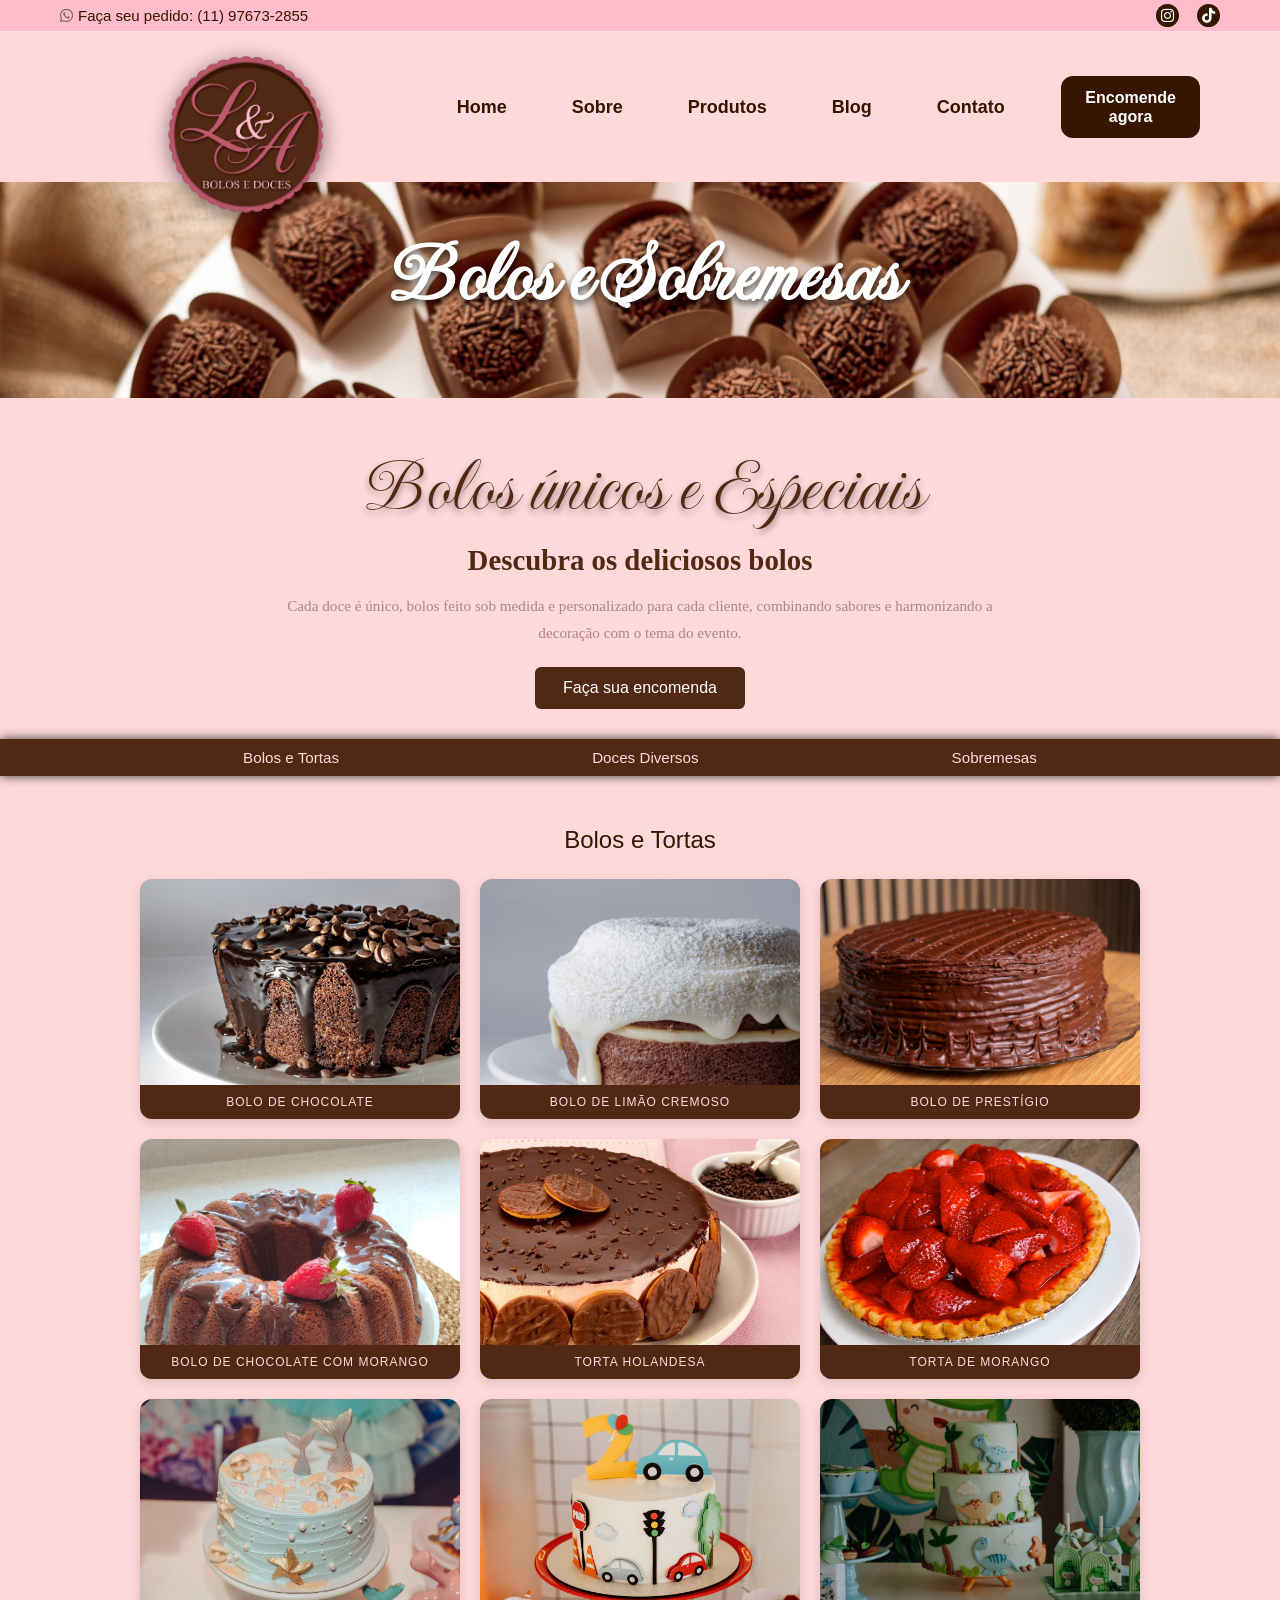
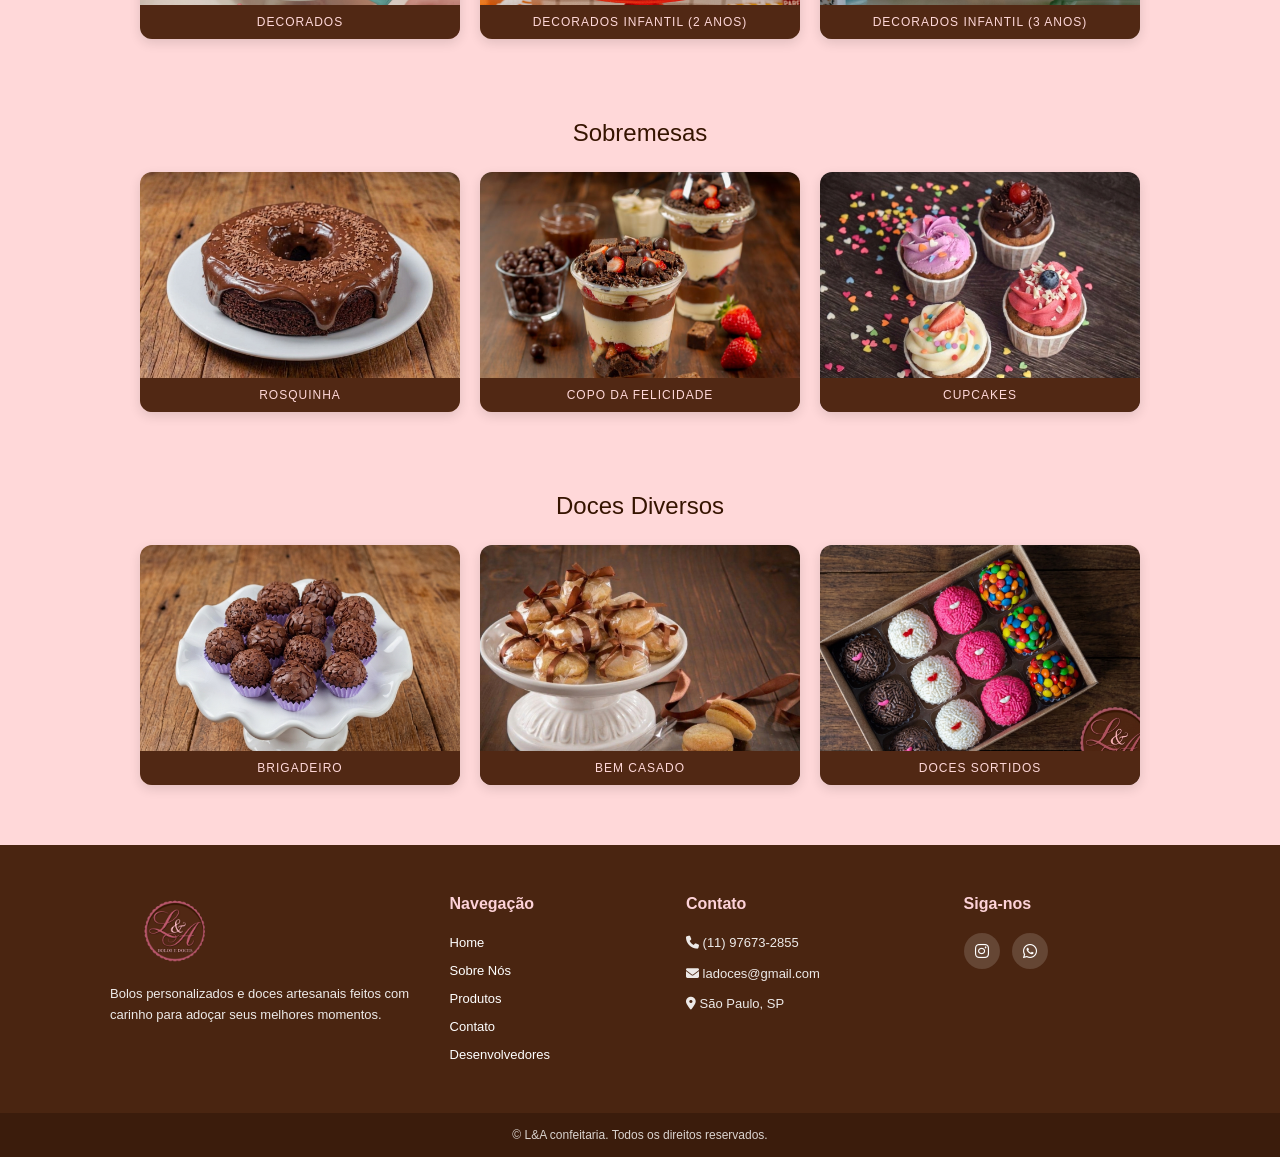
<file: produtos.html>
<!DOCTYPE html>
<html lang="pt-BR">
<head>
  <meta charset="UTF-8">
  <meta name="viewport" content="width=device-width, initial-scale=1.0">
  <title>Bolos Personalizados</title>

    <script src="script.js" defer></script>
    <link rel="stylesheet" href="produtos.css">

<!-- link de fonte -->
   <link rel="preconnect" href="https://fonts.googleapis.com">
  <link rel="preconnect" href="https://fonts.gstatic.com" crossorigin>
  <link href="https://fonts.googleapis.com/css2?family=Imperial+Script&display=swap" rel="stylesheet">
  <!-- icone -->  
  <link rel="stylesheet" href="https://cdnjs.cloudflare.com/ajax/libs/font-awesome/6.4.0/css/all.min.css">
  
 
</head>
<body>

<!-- Barra Superior (Top Bar) -->
  <div class="barra-sup">
    <div class="barra-sup-container">
      <div class="contact-info">
        <a href="https://wa.me/551197632855" target="_blank" rel="noopener noreferrer">
          <i class="fa-brands fa-whatsapp"></i>
        </a>
        Faça seu pedido: (11) 97673-2855
      </div>
      <div class="top-sup">
        <div class="social-icons">
          <a href="https://www.instagram.com/l_a_bolosedoces?igsi=NGp2OWJ4Z24zaGNp"><i class="fa-brands fa-instagram"></i></a>
          
          <a href="https://www.tiktok.com/404?fromUrl=/l&adoces"><i class="fa-brands fa-tiktok"></i></a>
        </div>
      </div>
    </div>
  </div>

  <!---------------------------- Cabeçalho/header Principal-->
  <header class="principal-header">
    <div class="header-container">
      <!-- Logótipo -->
      <div class="logo">
        <a href="index.html">  
          <img src="imagem/logotipo2.png" alt="Logomarca">
        </a> 
      </div>

  <!---------------------------- Navegação da sua aplicação -->
      <!-- Menu de Navegação -->
      <nav class="nav-menu">
        <ul>
          <li><a href="index.html">Home</a></li>
          <li><a href="index.html">Sobre</a></li>
          <li><a href="produtos.html">Produtos</a></li>
          <li><a href="blog.html">Blog</a>
          <li><a href="contato.html">Contato</a></li>
        </ul>
      </nav>

            <!-- Botões de Ação  -->
      <div class="header-buttons">
        <a href="contato.html" class="btn btn-primary">Encomende<br>agora</a>
      </div>
    </div>
  </header>

  <!---------------- Cabeçalho Principal -->
  <section class="cabecalho-topo">
    <h1 class="titulo-principal"> Bolos e Sobremesas </h1>
  </section>

  <!-- Seção de Apresentação -->
  <section class="secao-introducao">
    <span class="subtitulo">Bolos únicos e Especiais</span>
    <h2>Descubra os deliciosos bolos</h2>
    <p>
      Cada doce é único, bolos feito sob medida e personalizado para cada cliente, combinando sabores 
      e harmonizando a decoração com o tema do evento.
    </p>
    <a href="contato.html" class="botao-encomenda">Faça sua encomenda</a>
  </section>

  <!-- Categorias de Produtos -->
  <nav class="categorias">
    <a href="#bolos">Bolos e Tortas</a>
    <a href="#doces">Doces Diversos</a>
    <a href="#sobremesas">Sobremesas</a>
  </nav>


  <!-- SECÇÃO 1: BOLOS e tortas -->
  <section id="bolos" class="seccao-categoria">
    <h2 class="titulo-categoria">Bolos e Tortas</h2>
    <div class="grade-produtos">
      
      <article class="cartao-produto">
        <img src="imagem/boloex.jpg" alt="Bolo de Chocolate">
        <div class="faixa-nome">
          <h3>Bolo de Chocolate </h3>
        </div>
      </article>

      <article class="cartao-produto">
        <img src="imagem/bolo1.jpg" alt="Bolo de Limão Cremoso">
        <div class="faixa-nome">
          <h3>Bolo de Limão Cremoso</h3>
        </div>
      </article>

      <article class="cartao-produto">
        <img src="imagem/bolo8.jpg" alt="Bolo de Prestígio">
        <div class="faixa-nome">
          <h3>Bolo de Prestígio</h3>
        </div>
      </article>

      <article class="cartao-produto">
        <img src="imagem/bolo4.jpg" alt="Bolo de chocolate com Morango">
        <div class="faixa-nome">
          <h3>Bolo de chocolate com Morango</h3>
        </div>
      </article>

      <article class="cartao-produto">
        <img src="imagem/torta.jpg" alt="Torta Holandesa">
        <div class="faixa-nome">
          <h3>Torta Holandesa</h3>
        </div>
      </article>

      <article class="cartao-produto">
        <img src="imagem/bolo3.jpg" alt="Torta de Morango">
        <div class="faixa-nome">
          <h3>Torta de Morango </h3>
        </div>
      </article>

       <article class="cartao-produto">
        <img src="imagem/bolo7.jpg" alt="Rosh Hashaná">
        <div class="faixa-nome">
          <h3>Decorados </h3>
        </div>

      </article>
       <article class="cartao-produto">
        <img src="imagem/bolo9.jpg" alt="Rosh Hashaná">
        <div class="faixa-nome">
          <h3>Decorados Infantil (2 anos)</h3>
        </div>
      </article>

       <article class="cartao-produto">
        <img src="imagem/bolo5.jpg" alt="Rosh Hashaná">
        <div class="faixa-nome">
          <h3>Decorados Infantil (3 anos)</h3>
        </div>
      </article>

    </div>
  </section>

  <!-- SECÇÃO 2: SOBREMESAS -->
  <section id="sobremesas" class="seccao-categoria">
    <h2 class="titulo-categoria">Sobremesas</h2>
    <div class="grade-produtos">
      
      <article class="cartao-produto">
        <img src="imagem/rosca1.jfif" alt="rosquinha">
        <div class="faixa-nome">
          <h3>Rosquinha</h3>
        </div>
      </article>

      <article class="cartao-produto">
        <img src="imagem/copo3.jpg" alt="copo da felicidade">
        <div class="faixa-nome">
          <h3>Copo da Felicidade</h3>
        </div>
      </article>

        <article class="cartao-produto">
        <img src="imagem/cup.jfif" alt="cupcake">
        <div class="faixa-nome">
            <h3>Cupcakes</h3>
        </div>
      </article>

</div>
</section>

      <!-- SECÇÃO 3: doces -->
  <section id="doces" class="seccao-categoria">
    <h2 class="titulo-categoria">Doces Diversos</h2>
    <div class="grade-produtos">
      
      <article class="cartao-produto">
        <img src="imagem/brig.jfif" alt="Brigadeiro">
        <div class="faixa-nome">
          <h3>Brigadeiro</h3>
        </div>
      </article>

      <article class="cartao-produto">
        <img src="imagem/casado.jfif" alt="bem casado">
        <div class="faixa-nome">
          <h3>Bem Casado</h3>
        </div>
      </article>

            <article class="cartao-produto">
        <img src="imagem/sort.jfif" alt="Doces Sortidos">
        <div class="faixa-nome">
          <h3>Doces Sortidos</h3>
        </div>
      </article>

</div>
</section>
  
<!-------------------------------- Rodapé (Footer) ------------------------------------->
<footer class="main-footer">
  <div class="footer-container">
    
    <!-- Coluna Logo e Descrição -->
    <div class="footer-col footer-about">
      <img src="imagem/logotipo2.png" alt="minhalogo" class="footer-logo">
      <p>Bolos personalizados e doces artesanais feitos com carinho para adoçar seus melhores momentos.</p>
    </div>

    <!-- Coluna Links Rápidos -->
    <div class="footer-col">
      <h4>Navegação</h4>
      <ul>
        <li><a href="index.html">Home</a></li>
        <li><a href="index.html">Sobre Nós</a></li>
        <li><a href="produtos.html">Produtos</a></li>
        <li><a href="contato.html">Contato</a></li>
        <li><a href="Banner.html">Desenvolvedores</a></li>
      </ul>
    </div>

    <!-- Coluna 3: Contato -->
    <div class="footer-col">
      <h4>Contato</h4>
      <p><i class="fa-solid fa-phone"></i> (11) 97673-2855</p>
      <p><i class="fa-solid fa-envelope"></i> ladoces@gmail.com</p>
      <p><i class="fa-solid fa-location-dot"></i> São Paulo, SP</p>
    </div>

    <!-- Coluna 4: Redes Sociais -->
    <div class="footer-col">
      <h4>Siga-nos</h4>
      <div class="footer-socials">
        <a href="https://www.instagram.com/l_a_bolosedoces?igsi=NGp2OWJ4Z24zaGNp"><i class="fa-brands fa-instagram"></i></a>

        <a href="https://wa.me/551197632855"><i class="fa-brands fa-whatsapp"></i></a>
      </div>
    </div>

  </div>

  <!-- Faixa de Direitos Autorais -->
  <div class="footer-bottom">
    <p>&copy; L&A confeitaria. Todos os direitos reservados.</p>
  </div>
</footer>

</body>
</html>
</file>
<file: home.css>
html {
  scroll-behavior: smooth;
}
* {
  margin: 0;
  padding: 0;
  box-sizing: border-box;
  font-family: 'Montserrat', sans-serif;
}

body {
  background-color: #ffd8d9;
  background-image: url('imagem/marcapng.png');
  height: 100vh;
  background-size: cover;

}
/* ================= CABEÇALHO (TOP BAR) ================= */
.barra-sup {
  background-color: #FFBDCB; 
  padding: 4px 0;
  font-size: 15px;
  color: #361600; 
  border-bottom: 1px solid #ffdae2;
}

.barra-sup-container {
  max-width: 1200px;
  margin: 0 auto;
  display: flex;
  justify-content: space-between;
  align-items: center;
  padding: 0 20px;
}

.contact-info {
  display: flex;
  align-items: center;
  gap: 5px;
}

.contact-info i {
  color: #7A635B;
  font-size: 15px;
}

.top-sup {
  display: flex;
  align-items: center;
  gap: 20px;
}

.social-icons {
  display: flex;
  gap: 18px;
}

.social-icons a {
  display: flex;
  align-items: center;
  justify-content: center;
  width: 23px;
  height: 23px;
  background-color: #361600; 
  color: #fff;
  border-radius: 50%;
  text-decoration: none;
  font-size: 15px;
  transition: background-color 0.3s;
}

.social-icons a:hover {
  background-color: #b5988f;
}

/* ================= MAIN HEADER ================= */

header, .principal-header {
  background-color: #ffd8d9;
  width: 100%;
  box-sizing: border-box;
}

.header-container {
  max-width: 1200px;   
  margin: 0 auto ;     
  padding: 10px 40px; 
  display: flex ;
  align-items: center ;
  justify-content: space-between; 
  width: 100%;
  box-sizing: border-box;
}
 /* Logo */
.logo img {
  max-height: 180px;
  width: auto;
  display: block;
  margin-bottom: -50px;
  position: relative;
  z-index: 10;
  filter: drop-shadow(0px 4px 10px rgba(0, 0, 0, 0.50));
  
}
@media (max-width:900px){
  .logo, .logo img {
    height: 180px;
  }
}
/* ---------------------------------Navegação --------------------*/

.nav-menu {
  flex: 1;
  display: flex;
  justify-content: center;
}
.nav-menu ul {
  display: flex;
  list-style: none;
  gap: 65px;             
  margin: 0 ;
  padding: 0;
  position: static;       
}
 
.nav-menu a {
  text-decoration: none;
  color: #361600;
  font-size: 18px;
  font-weight: 700;
  transition: color 0.3s;
  display: flex;
  align-items: center;
  gap: 4px;
}

.nav-menu a.active,
.nav-menu a:hover {
  color: #fff; 
}

.nav-menu a i {
  font-size: 10px;
}

/* Botões CTA */
.header-buttons {
  display: flex;
  gap: 12px;
  
}

.btn {
  display: inline-block;
  padding: 12px 24px;  
  background-color: #361600;
  color: #fff;
  text-decoration: none;
  border-radius: 12px;
  font-size: 16px;
  font-weight: 600;
  text-align: center;
  line-height: 1.2;
  white-space: nowrap;  /* Evita que o texto quebre linhas */
  transition: background-color 0.3s;
}

.btn:hover {
  background-color: #B29890;
}

/* Responsividade Básica */
@media (max-width: 900px) {
  .header-container, .barra-sup-container {
    flex-direction: column;
    gap: 10px;
    padding: 10px;
    text-align: center;
  }
  
  .top-sup  {
    flex-direction: column;
    gap: 10px;
  }

 .nav-menu, .nav-menu a, .nav-menu ul {
    display: flex;
    flex-wrap: wrap;
    justify-content: center;
    gap: 20px;
 }

}
/* ------------------------------------banner principal  ---------*/
.banner-section {
  position: relative;
  width: 100%;
  padding-bottom: 60px;
}

/*-------------------------Banner Principal ------------------------------*/
.banner-image {
  position: relative;
  width: 100%;
  height: 480px;
  background-image: url(imagem/bolobgg.jpg); 
  background-size: cover;
  background-position: center;
  display: flex;
  align-items: center;
  padding: 0 8%;
  box-sizing: border-box;
}
.banner-overlay {
  position: absolute;
  top: 0;
  left: 0;
  width: 100%;
  height: 100%;
  background: rgba(0, 0, 0, 0.30);
  z-index: 1;
}
.banner-content {
  position: relative;
  z-index: 2;
  max-width: 650px;
  color: #ffffff;
}
.banner-subtitle {
  font-family: 'Caveat', cursive;
  font-size: 32px;
  display: block;
  margin-bottom: 10px;
  text-shadow: 1px 1px 3px rgba(0, 0, 0, 0.4);
}
.banner-title {
  font-size: 32px;
  font-weight: 700;
  line-height: 1.2;
  margin-bottom: 15px;
  text-shadow: 1px 1px 4px rgba(0, 0, 0, 0.5);
}
.banner-text {
  font-size: 18px;
  font-weight: 600;
  margin-bottom: 25px;
  text-shadow: 1px 1px 3px rgba(0, 0, 0, 0.4);
}

.btn-banner {
  display: inline-block;
  padding: 10px 22px;
  border: 1.5px solid #ffffff;
  border-radius: 8px;
  color: #ffffff;
  text-decoration: none;
  font-size: 14px;
  font-weight: 600;
  background: rgba(255, 255, 255, 0.15);
  backdrop-filter: blur(2px);
  transition: all 0.3s ease;
}

.btn-banner:hover {
  background: #ffffff;
  color: #4a2511;
}

/* -----------------------------------------------Card Inferior -------------*/

.destaque-card {
  position: relative;
  z-index: 3;
  max-width: 1100px;
  margin: -90px auto -10px auto; 
  background-color: #512814; 
  border-radius: 16px;
  padding: 50px 20px;
  display: grid;
  grid-template-columns: repeat(4, 1fr);
  gap: 20px;
  box-shadow: 0 10px 30px rgba(0, 0, 0, 0.4);
  box-sizing: border-box;
}

.destaque-item {
  text-align: center;
  color: #ffffff;
  padding: 0 10px;
}

.destaque-icon {
  width: 44px;
  height: 44px;
  background-color: rgba(255, 255, 255, 0.25);
  border-radius: 10px;
  display: flex;
  align-items: center;
  justify-content: center;
  margin: 0 auto 12px auto;
  font-size: 20px;
  color: #ffdae2;
}

.destaque-item h3 {
  font-size: 16px;
  font-weight: 700;
  margin-bottom: 8px;
}

.destaque-item p {
  font-size: 12px;
  line-height: 1.4;
  opacity: 0.95;
}


/* Responsividade */
@media (max-width: 900px) {
  .destaque-card {
    grid-template-columns: repeat(2, 1fr);
    margin-top: -40px;
  }
}

@media (max-width: 550px) {
  .destaque-card {
    grid-template-columns: 1fr;
  }
}

/* ---------------------------------------meio------------------------- */
/* Importação fonte para o subtítulo */
@import url('https://fonts.googleapis.com/css2?family=Caveat:wght@500&display=swap');

/* Seção Sobre */
.texto-section {
  width: 100%;
  padding: 60px 20px;
  background-color: #ffd8d9;  
  box-sizing: border-box;

}

.texto-container {
  max-width: 1100px;
  margin: 0 auto;
  display: flex;
  align-items: center;
  gap: 50px;
}

/* -------------------Imagem da Esquerda */
.texto-image {
  flex: 1;
}
.texto-image img {
  width: 100%;
  height: auto;
  border-radius: 20px;
  display: block;
  object-fit: cover;
}

/* Conteúdo da Direita */
.texto-content {
  flex: 1.2;
}

.texto-subtitle {
  font-family:  'Imperial Script', cursive;
  font-size: 65px;
  color: #be596d; 
  display: block;
  margin-bottom: 5px;
  text-shadow: 0 4px 6px rgba(0, 0, 0, 0.4);
}

.texto-title {
  font-family: 'Sans-serif';
  font-size: 30px;
  font-weight: 600;
  color: #361600;
  line-height: 1.3;
  margin-bottom: 20px;
  
}

.texto-description {
  font-size: 18px;
  line-height: 1.6;
  color: #666666;
  margin-bottom: 30px;
}

/*-----------------/tabela para Visão e Missão */
.bloco-visao {
  display: grid;
  grid-template-columns: 1fr 1fr;
  gap: 20px;
  margin-bottom: 30px;
}

.visao-box {
  display: flex;
  align-items: flex-start;
  gap: 12px;
}

.box-icone {
  width: 38px;
  height: 38px;
  background-color: #361600; 
  border-radius: 10px;
  display: flex;
  align-items: center;
  justify-content: center;
  color: #ffffff;
  font-size: 16px;
  flex-shrink: 0;
}

.box-texto h4 {
  font-size: 18px;
  font-weight: 700;
  color: #361600;
  margin-bottom: 4px;
}

.box-texto p {
  font-size: 15px;
  line-height: 1.4;
  color: #361600;
}

/* Botão Saiba Mais */
.btn-texto {
  display: inline-block;
  padding: 15px 30px;
  background-color: #512814; 
  color: #ffffff;
  text-decoration: none;
  border-radius: 8px;
  font-size: 18px;
  font-weight: 600;
  transition: background-color 0.3s;
}

.btn-texto:hover {
  background-color: #bfa39b;
}

@media (max-width: 850px) {
  .texto-container {
    flex-direction: column;
    gap: 30px;
  }
  
  .about-features {
    grid-template-columns: 1fr;
  }
}

/* FACHADA E LINHA DO TEMPO */

#historia-visual {
  background-color: #ffd8d9;
  padding: 60px 20px 90px 20px;
  font-family: 'Sans-serif';
  color: #361600;
  text-align: center;
}

.container-historia {
  max-width: 1100px;
  margin: 0 auto;
}

/* Títulos */
.titulo-cursivo {
  font-family: 'Imperial Script', cursive;
  font-size: 90px;
  color: #B85A6D; 
  margin-bottom: 5px;
  font-weight: normal;
  text-shadow: 1px 1px 2px rgba(74, 37, 17, 0.1);
}

.subtitulo-historia {
  font-size: 1.15rem;
  font-weight: 700;
  color: #4A2511;
  margin-top: 0;
  margin-bottom: 40px;
}

/* --- SEÇÃO DA FACHADA --- */
.bloco-fachada {
  margin-bottom: 80px;
}

.moldura-fachada {
  max-width: 900px;
  margin: 0 auto;
  border-radius: 16px;
  overflow: hidden;
  box-shadow: 0 12px 30px rgba(74, 37, 17, 0.15);
  border: 4px solid #ffffff;
}

.imagem-fachada {
  width: 100%;
  height: auto;
  display: block;
  transition: transform 0.4s ease;
}

.moldura-fachada:hover .imagem-fachada {
  transform: scale(1.02);
}

/* --- SEÇÃO DA LINHA DO TEMPO --- */
.linha-tempo-wrapper {
  display: flex;
  align-items: flex-start;
  justify-content: space-between;
  position: relative;
  margin-top: 40px;
  gap: 15px;
}

.item-linha-tempo {
  flex: 1;
  display: flex;
  flex-direction: column;
  align-items: center;
  position: relative;
  z-index: 2;
  padding: 0 10px;
}

/* Etiqueta do Ano */
.ano-marca {
  background-color: #B85A6D;
  color: #ffffff;
  font-weight: bold;
  font-size: 0.95rem;
  padding: 6px 18px;
  border-radius: 20px;
  margin-bottom: 20px;
  box-shadow: 0 4px 10px rgba(184, 90, 109, 0.3);
}

.destaque-ano {
  background-color: #4A2511; 
}

.imagem-logo-historico {
  width: 100%;
  height: 100%;
  object-fit: cover;
  border-radius: 50%;
}

.logo-atual{
    height: 260px ;
}

/* Textos das Etapas */
.titulo-etapa {
  font-size: 1.2rem;
  color: #4A2511;
  margin: 0 0 8px 0;
  font-weight: 700;
}

.descricao-etapa {
  font-size: 0.95rem;
  line-height: 1.5;
  color: #5c3a28;
  max-width: 260px;
  margin: 0;
}

/* Linha conectora entre os logos */
.conector-linha {
  flex: 0.4;
  height: 3px;
  background: repeating-linear-gradient(
    to right,
    #B85A6D 0,
    #B85A6D 8px,
    transparent 8px,
    transparent 16px
  );
  margin-top: 130px; /* Alinha exatamente no meio dos círculos */
}

/* RESPONSIVIDADE */
@media (max-width: 768px) {
  .linha-tempo-wrapper {
    flex-direction: column;
    align-items: center;
    gap: 10px;
  }

  .conector-linha {
    width: 3px;
    height: 40px;
    margin-top: 0;
    margin-bottom: 10px;
    background: repeating-linear-gradient(
      to bottom,
      #B85A6D 0,
      #B85A6D 8px,
      transparent 8px,
      transparent 16px
    );
  }

  .titulo-cursivo {
    font-size: 2.4rem;
  }
}

/* -------------------------------------------------------- finalização----------------- */
@import url('https://fonts.googleapis.com/css2?family=Caveat:wght@500&display=swap');

/* Faixa Beige/Nude de Transição Superior */
.decorativo-banner {
  width: 100%;
  height: 120px; /* Altura da faixa bege */
  background-color: #512814; 
  box-shadow: 0 0 30px rgba(0, 0, 0, 0.4);
}

/* Seção de Encomendas */
.encomenda-section {
  width: 100%;
  padding: 60px 20px 80px 20px;
  background-color: #ffd8d9; /* Fundo claro para destacar os texto*/
  text-align: center;
}

.encomenda-container {
  max-width: 680px;
  margin: 0 auto;
}

/* Subtítulo Cursivo */
.encomenda-subtitle {
  font-family: 'Sans-serif';
  font-size: 38px;
  color: #512814;
  display: block;
  margin-bottom: 5px;
}

/* Título Principal */
.encomenda-title {
  font-family: 'Sans-serif';
  font-size: 28px;
  font-weight: 500;
  color: #333333;
  margin-bottom: 15px;
  display: flex;
  align-items: center;
  justify-content: center;
  gap: 8px;
}

.encomenda-title i {
  font-size: 22px;
  color: #333333;
  font-weight: 400;
}

/* Descrição */
.encomenda-description {
  font-size: 13.5px;
  line-height: 1.6;
  color: #512814;
  margin-bottom: 25px;
}

/* Botão Encomenda */
.btn-encomenda {
  display: inline-block;
  padding: 12px 32px;
  background-color: #512814; 
  color: #ffffff;
  text-decoration: none;
  border-radius: 10px;
  font-size: 20px;
  font-weight: 600;
  transition: background-color 0.3s;
}

.btn-encomenda:hover {
  background-color: #bfa39b;
}

/* Responsividade Básica */
@media (max-width: 600px) {
  .decorativo-banner {
    height: 80px;
  }
  
  .encomenda-title {
    font-size: 22px;
  }
  
  .encomenda-subtitle {
    font-size: 28px;
  }
}
/* -----------------------card------------------------ */

@import url('https://fonts.googleapis.com/css2?family=Poppins:wght@400;500;600&display=swap');

.cards-container {
  margin: 60px auto;
  width: 100%;
  max-width: 1100px;
  display: flex;
  flex-direction: column;
  align-items: center;
}

/* Grid de Cards */
.cards-grid {
  display: grid;
  grid-template-columns: repeat(3, 1fr);
  gap: 24px;
  width: 100%;
}

/* Card Individual */
.card {
  background-color: #ffd8d9;
  border: 1px solid #361600;
  border-radius: 16px;
  padding: 40px 24px 30px;
  display: flex;
  flex-direction: column;
  align-items: center;
  text-align: center;
  transition: transform 0.2s ease, box-shadow 0.2s ease;
}
.card-highlight {
  background-color: #ffd8d9;
  border-color: #361600;
}

.card:hover {
  transform: translateY(-4px);
  box-shadow: 0 8px 20px rgba(0, 0, 0, 0.04);
}

/* Título */
.card-title {
  color: #361600;
  font-size: 1.25rem;
  font-weight: 500;
  margin-bottom: 16px;
}

/* Descrição */
.card-description {
  color: #361600;
  font-size: 0.9rem;
  line-height: 1.5;
  margin-bottom: 32px;
  flex-grow: 1;
}

/* Link / Botão inferior */
.card-link {
  color: #361600;
  text-decoration: none;
  font-size: 0.95rem;
  font-weight: 500;
  padding-bottom: 4px;
  border-bottom: 1.5px solid #361600;
  transition: opacity 0.2s ease;
}

.card-link:hover {
  opacity: 0.7;
}

/* Responsividade para telas menores */
@media (max-width: 900px) {
  .cards-grid {
    grid-template-columns: 1fr;
    max-width: 400px;
  }
}

/*  --------------------------------------------RODAPÉ (FOOTER) -------------- */
.main-footer {
  background-color: #4a2511; 
  color: #ffffff;
  padding-top: 50px;
  margin-top: 50px;
}

.footer-container {
  max-width: 1100px;
  margin: 0 auto;
  padding: 0 20px 40px 20px;
  display: grid;
  grid-template-columns: 1.5fr 1fr 1.2fr 1fr;
  gap: 30px;
}

.footer-col h4 {
  font-size: 16px;
  font-weight: 700;
  margin-bottom: 20px;
  color: #fdd2d8; 
}

.footer-col p {
  font-size: 13px;
  line-height: 1.6;
  opacity: 0.9;
  margin-bottom: 10px;
}

.footer-logo {
  max-height: 70px;
  margin-bottom: 15px;
}

.footer-col ul {
  list-style: none;
  padding: 0;
}

.footer-col ul li {
  margin-bottom: 10px;
}

.footer-col ul a {
  color: #ffffff;
  text-decoration: none;
  font-size: 13px;
  transition: color 0.3s;
}

.footer-col ul a:hover {
  color: #fdd2d8;
}

/* Ícones das Redes Sociais */
.footer-socials {
  display: flex;
  gap: 12px;
}

.footer-socials a {
  width: 36px;
  height: 36px;
  background-color: rgba(255, 255, 255, 0.15);
  border-radius: 50%;
  display: flex;
  align-items: center;
  justify-content: center;
  color: #ffffff;
  text-decoration: none;
  transition: background-color 0.3s;
}

.footer-socials a:hover {
  background-color: #fdd2d8;
  color: #4a2511;
}

/* Linha de Direitos Autorais Inferior */
.footer-bottom {
  background-color: #381b0c;
  text-align: center;
  padding: 15px 20px;
  font-size: 12px;
  opacity: 0.8;
}

/* Para Celulares */
@media (max-width: 800px) {
  .footer-container {
    grid-template-columns: 1fr 1fr;
  }
}

@media (max-width: 500px) {
  .footer-container {
    grid-template-columns: 1fr;
  }
}
</file>
<file: banner.css>
html {
  scroll-behavior: smooth;
}
* {
  margin: 0;
  padding: 0;
  box-sizing: border-box;
  font-family: 'Montserrat', sans-serif;
}

body {
  background-color: #ffd8d9;

  height: 100vh;
  background-size: cover;

}

/* ================= CABEÇALHO (TOP BAR) ================= */
.barra-sup {
  background-color: #FFBDCB; 
  padding: 4px 0;
  font-size: 15px;
  color: #361600; 
  border-bottom: 1px solid #ffdae2;
}

.barra-sup-container {
  max-width: 1200px;
  margin: 0 auto;
  display: flex;
  justify-content: space-between;
  align-items: center;
  padding: 0 20px;
}

.contact-info {
  display: flex;
  align-items: center;
  gap: 5px;
}

.contact-info i {
  color: #7A635B;
  font-size: 15px;
}

.top-sup {
  display: flex;
  align-items: center;
  gap: 20px;
}

.social-icons {
  display: flex;
  gap: 18px;
}

.social-icons a {
  display: flex;
  align-items: center;
  justify-content: center;
  width: 23px;
  height: 23px;
  background-color: #361600; 
  color: #fff;
  border-radius: 50%;
  text-decoration: none;
  font-size: 15px;
  transition: background-color 0.3s;
}

.social-icons a:hover {
  background-color: #b5988f;
}

/* =================  HEADER principal ================= */

header, .principal-header {
  background-color: #ffd8d9;
  width: 100%;
  box-sizing: border-box;
}

.header-container {
  max-width: 1200px;   
  margin: 0 auto ;     
  padding: 10px 40px; 
  display: flex ;
  align-items: center ;
  justify-content: space-between; 
  width: 100%;
  box-sizing: border-box;
}
 /* Logo */
.logo img {
  max-height: 180px;
  width: auto;
  display: block;
  margin-bottom: -50px;
  position: relative;
  z-index: 10;
  filter: drop-shadow(0px 4px 10px rgba(0, 0, 0, 0.50));
  
}
@media (max-width:900px){
  .logo, .logo img {
    height: 180px;
  }
}
/* ---------------------------------Navegação --------------------*/

.nav-menu {
  flex: 1;
  display: flex;
  justify-content: center;
}
.nav-menu ul {
  display: flex;
  list-style: none;
  gap: 65px;             
  margin: 0 ;
  padding: 0;
  position: static;       
}
 
.nav-menu a {
  text-decoration: none;
  color: #361600;
  font-size: 18px;
  font-weight: 700;
  transition: color 0.3s;
  display: flex;
  align-items: center;
  gap: 4px;
}

.nav-menu a.active,
.nav-menu a:hover {
  color: #fff; 
}

.nav-menu a i {
  font-size: 10px;
}

/* Botões CTA */
.header-buttons {
  display: flex;
  gap: 12px;
  
}

.btn {
  display: inline-block;
  padding: 12px 24px;  
  background-color: #361600;
  color: #fff;
  text-decoration: none;
  border-radius: 12px;
  font-size: 16px;
  font-weight: 600;
  text-align: center;
  line-height: 1.2;
  white-space: nowrap;  /* Evita que o texto quebre linhas */
  transition: background-color 0.3s;
}

.btn:hover {
  background-color: #B29890;
}

/* Responsividade Básica */
@media (max-width: 900px) {
  .header-container, .barra-sup-container {
    flex-direction: column;
    gap: 15px;
    text-align: center;
  }
  
  .top-sup  {
    flex-direction: column;
    gap: 10px;
  }
  
 .nav-menu, .nav-menu a, .nav-menu ul {
    display: flex;
    flex-wrap: wrap;
    justify-content: center;
    gap: 20px;
 }

}

/* ========= CABEÇALHO*/  
.cabecalho-topo {
  background-image: url(imagem/ban.jpg); 
  background-size: 100%;
  text-align: center;
  padding: 40px 20px 80px;
  color: #ffffff;
  text-shadow: 0 4px 6px rgba(0, 0, 0, 0.8);
}

.titulo-principal {
  font-family: imperial script, cursive;
  font-size: 5.5rem;
  color: var(--cor-texto-claro);
  margin-bottom: 10px;
  font-weight: 600;
  text-shadow: 0 4px 6px rgba(0, 0, 0, 0.6);
}
@media (max-width: 900px){
  .cabecalho-topo{
   padding: 10px;
  }
}
/* --------------------------------SEÇÃO DE INTRODUÇÃO */
.secao-introducao {
  text-align: center;
  max-width: 800px;
  margin: 40px auto 20px auto;
  padding: 0 20px;
}

.secao-introducao .subtitulo {
  display: block;
  font-family: 'Imperial Script', cursive;
  color: #512814;
  font-size: 5rem;
  margin-bottom: 10px;
  text-shadow: 0 4px 6px rgba(0, 0, 0, 0.4);
}

.secao-introducao h2 {
   font-family:'Sans-serif';
  font-size: 1.8rem;
  color: #512814;
  margin-bottom: 15px;
}

.secao-introducao p {
   font-family:'Sans-serif';
  line-height: 1.8;
  color: #b08585;
  font-size: 0.95rem;
}

.botao-encomenda {
  display: inline-block;
  background-color: #512814;
  color: #ffffff;
  padding: 12px 28px;
  border-radius: 6px;
  text-decoration: none;
  margin-top: 20px;
  font-weight: 500;
  transition: background-color 0.3s ease;
}

.botao-encomenda:hover {
  background-color: #b08585;
}
.categorias{
  background-color: #361600;
  padding: 20px;
  
}
/* ================================================================= */

/* Banner Container */
.banner-grupo {
    width: 100%;
    max-width: 1100px;
    margin: 0 auto;
    text-align: center;
}

/* Grid de Integrantes */
.equipe-grid {
    display: grid;
    grid-template-columns: repeat(3, 1fr); 
    justify-items: center; 
    gap: 40px;
    max-width: 700px;
    margin: 0 auto; 
}

/* Card do Integrante */
.time-card {
    display: flex;
    flex-direction: column;
    align-items: center;
    width: 180px;
    transition: transform 0.3s ease;
}

/* Foto Redonda */
.avatar-edit {
    width: 140px;
    height: 140px;
    border-radius: 50%;
    padding: 4px;
    background: #361600;
    box-shadow: 0 8px 20px rgba(0, 0, 0, 0.4);
    margin-bottom: 16px;
    transition: box-shadow 0.3s ease;
}

.avatar-img {
    width: 100%;
    height: 100%;
    border-radius: 50%;
    object-fit: cover;
    display: block;
}

.membro-nome {
    font-size: 1.15rem;
    font-weight: 600;
    color: #361600;
    margin-bottom: 4px;
}

.membro-func {
    font-size: 0.9rem;
    color: #fff;
    font-weight: 400;
  
}

@media (max-width: 900px) {
    .equipe-grid {
        gap: 10px;
    }
    
    .time-card {
        width: 40px;
    }

    .avatar-edit {
        width: 110px;
        height: 110px;
    }

    .membro-nome {
        font-size: 0.85rem;
    }
}
/*  --------------------------------------------RODAPÉ (FOOTER) -------------- */
.main-footer {
  background-color: #4a2511; 
  color: #ffffff;
  padding-top: 50px;
  margin-top: 50px;
}

.footer-container {
  max-width: 1100px;
  margin: 0 auto;
  padding: 0 20px 40px 20px;
  display: grid;
  grid-template-columns: 1.5fr 1fr 1.2fr 1fr;
  gap: 30px;
}

.footer-col h4 {
  font-size: 16px;
  font-weight: 700;
  margin-bottom: 20px;
  color: #fdd2d8; 
}

.footer-col p {
  font-size: 13px;
  line-height: 1.6;
  opacity: 0.9;
  margin-bottom: 10px;
}

.footer-logo {
  max-height: 70px;
  margin-bottom: 15px;
}

.footer-col ul {
  list-style: none;
  padding: 0;
}

.footer-col ul li {
  margin-bottom: 10px;
}

.footer-col ul a {
  color: #ffffff;
  text-decoration: none;
  font-size: 13px;
  transition: color 0.3s;
}

.footer-col ul a:hover {
  color: #fdd2d8;
}

/* Ícones das Redes Sociais */
.footer-socials {
  display: flex;
  gap: 12px;
}

.footer-socials a {
  width: 36px;
  height: 36px;
  background-color: rgba(255, 255, 255, 0.15);
  border-radius: 50%;
  display: flex;
  align-items: center;
  justify-content: center;
  color: #ffffff;
  text-decoration: none;
  transition: background-color 0.3s;
}

.footer-socials a:hover {
  background-color: #fdd2d8;
  color: #4a2511;
}

/* Linha de Direitos Autorais Inferior */
.footer-bottom {
  background-color: #381b0c;
  text-align: center;
  padding: 15px 20px;
  font-size: 12px;
  opacity: 0.8;
}

/* Para Celulares */
@media (max-width: 800px) {
  .footer-container {
    grid-template-columns: 1fr 1fr;
  }
}

@media (max-width: 500px) {
  .footer-container {
    grid-template-columns: 1fr;
  }
}
</file>
<file: blog.css>
html {
  scroll-behavior: smooth;
}
* {
  margin: 0;
  padding: 0;
  box-sizing: border-box;
  font-family: 'Montserrat', sans-serif;
}

body {
  background-color: #ffd8d9;
  height: 100vh;
  background-size: cover;

}

/* ================= CABEÇALHO (TOP BAR) ================= */
.barra-sup {
  background-color: #FFBDCB; 
  padding: 4px 0;
  font-size: 15px;
  color: #361600; 
  border-bottom: 1px solid #ffdae2;
}

.barra-sup-container {
  max-width: 1200px;
  margin: 0 auto;
  display: flex;
  justify-content: space-between;
  align-items: center;
  padding: 0 20px;
}

.contact-info {
  display: flex;
  align-items: center;
  gap: 5px;
}

.contact-info i {
  color: #7A635B;
  font-size: 15px;
}

.top-sup {
  display: flex;
  align-items: center;
  gap: 20px;
}

.social-icons {
  display: flex;
  gap: 18px;
}

.social-icons a {
  display: flex;
  align-items: center;
  justify-content: center;
  width: 23px;
  height: 23px;
  background-color: #361600; 
  color: #fff;
  border-radius: 50%;
  text-decoration: none;
  font-size: 15px;
  transition: background-color 0.3s;
}

.social-icons a:hover {
  background-color: #b5988f;
}

/* ================= MAIN HEADER ================= */

header, .principal-header {
  background-color: #ffd8d9;
  width: 100%;
  box-sizing: border-box;
}

.header-container {
  max-width: 1200px;   
  margin: 0 auto ;     
  padding: 10px 40px; 
  display: flex ;
  align-items: center ;
  justify-content: space-between; 
  width: 100%;
  box-sizing: border-box;
}
 /* Logo */
.logo img {
  max-height: 180px;
  width: auto;
  display: block;
  margin-bottom: -50px;
  position: relative;
  z-index: 10;
  filter: drop-shadow(0px 4px 10px rgba(0, 0, 0, 0.50));
  
}
@media (max-width:900px){
  .logo, .logo img {
    height: 180px;
  }
}
/* ---------------------------------Navegação --------------------*/

.nav-menu {
  flex: 1;
  display: flex;
  justify-content: center;
}
.nav-menu ul {
  display: flex;
  list-style: none;
  gap: 65px;             
  margin: 0 ;
  padding: 0;
  position: static;       
}
 
.nav-menu a {
  text-decoration: none;
  color: #361600;
  font-size: 18px;
  font-weight: 700;
  transition: color 0.3s;
  display: flex;
  align-items: center;
  gap: 4px;
}

.nav-menu a.active,
.nav-menu a:hover {
  color: #fff; 
}

.nav-menu a i {
  font-size: 10px;
}

/* Botões CTA */
.header-buttons {
  display: flex;
  gap: 12px;
  
}

.btn {
  display: inline-block;
  padding: 12px 24px;  
  background-color: #361600;
  color: #fff;
  text-decoration: none;
  border-radius: 12px;
  font-size: 16px;
  font-weight: 600;
  text-align: center;
  line-height: 1.2;
  white-space: nowrap;  /* Evita que o texto quebre linhas */
  transition: background-color 0.3s;
}

.btn:hover {
  background-color: #B29890;
}

/* Responsividade Básica */
@media (max-width: 900px) {
  .header-container, .barra-sup-container {
    flex-direction: column;
    gap: 15px;
    text-align: center;
  }
  
  .top-sup  {
    flex-direction: column;
    gap: 10px;
  }
  
 .nav-menu, .nav-menu a, .nav-menu ul {
    display: flex;
    flex-wrap: wrap;
    justify-content: center;
    gap: 20px;
 }

}

/* ===================================================
   CABEÇALHO
   =================================================== */
.cabecalho-topo {
  background-image: url(imagem/receita.jpg) ;
  background-size: 100%;
  text-align: center;
  padding: 40px 20px 80px;
  color: #ffffff;
}

.titulo-principal {
  font-family: imperial script, cursive;
  font-size: 5.5rem;
  color: var(--cor-texto-claro);
  margin-bottom: 10px;
  font-weight: 600;
  text-shadow: 0 4px 6px rgba(0, 0, 0, 0.6);
}

@media (max-width: 900px){
  .cabecalho-topo{
   padding: 10px;
  }
}

/* ===================================================
   SEÇÃO DE INTRODUÇÃO
   =================================================== */
.secao-introducao {
  text-align: center;
  max-width: 800px;
  margin: 40px auto 20px auto;
  padding: 0 20px;
}

.secao-introducao .subtitulo {
  display: block;
  font-family: 'Imperial Script', cursive;
  color: #512814;
  font-size: 5rem;
  margin-bottom: 10px;
  text-shadow: 0 4px 6px rgba(0, 0, 0, 0.4);
}

.secao-introducao h2 {
   font-family:'Sans-serif';
  font-size: 1.8rem;
  color: #512814;
  margin-bottom: 15px;
}

.secao-introducao p {
   font-family:'Sans-serif';
  line-height: 1.8;
  color: #b08585;
  font-size: 0.95rem;
}

.botao-encomenda {
  display: inline-block;
  background-color: #512814;
  color: #ffffff;
  padding: 12px 28px;
  border-radius: 6px;
  text-decoration: none;
  margin-top: 20px;
  font-weight: 500;
  transition: background-color 0.3s ease;
}

.botao-encomenda:hover {
  background-color: #b08585;
}
.categorias{
  background-color: #361600;
  padding: 20px;
  
}
/*--------------- Seção do Blog ----------------------------------------*/
.blog-section {
  background-color: #fdd8d9; 
  padding: 40px 20px;
  text-align: center;
}

/* Container da Barra de Pesquisa */
.pesquisa-container {
  display: flex;
  justify-content: center;
  gap: 10px;
  max-width: 500px;
  margin: 0 auto 30px auto;
}

.pesquisa-container input {
  flex: 1;
  padding: 12px 18px;
  border: 2px solid #d85777;
  border-radius: 25px;
  font-size: 1rem;
  outline: none;
}

.pesquisa-container button {
  background-color: #3b1908; 
  color: #ffffff;
  border: none;
  padding: 12px 25px;
  border-radius: 25px;
  font-weight: bold;
  cursor: pointer;
  transition: background 0.3s;
}

.pesquisa-container button:hover {
  background-color: #5c2910;
}

/* Grid de Resultados */
.grid-receitas {
  display: grid;
  grid-template-columns: repeat(auto-fit, minmax(220px, 1fr));
  gap: 20px;
  max-width: 1000px;
  margin: 0 auto;
}

.card-receita {
  background: #361600;
  border-radius: 12px;
  padding: 15px;
  box-shadow: 0 4px 10px rgba(0,0,0,0.08);
  text-align: center;
}

.card-receita img {
  width: 100%;
  height: 180px;
  object-fit: cover;
  border-radius: 8px;
}

.card-receita h3 {
  color: #fdd8d9;
  font-size: 1.1rem;
  margin-top: 12px;
}
/*  --------------------------------------------RODAPÉ (FOOTER) -------------- */
.main-footer {
  background-color: #4a2511; 
  color: #ffffff;
  padding-top: 50px;
  margin-top: 50px;
}

.footer-container {
  max-width: 1100px;
  margin: 0 auto;
  padding: 0 20px 40px 20px;
  display: grid;
  grid-template-columns: 1.5fr 1fr 1.2fr 1fr;
  gap: 30px;
}

.footer-col h4 {
  font-size: 16px;
  font-weight: 700;
  margin-bottom: 20px;
  color: #fdd2d8; 
}

.footer-col p {
  font-size: 13px;
  line-height: 1.6;
  opacity: 0.9;
  margin-bottom: 10px;
}

.footer-logo {
  max-height: 70px;
  margin-bottom: 15px;
}

.footer-col ul {
  list-style: none;
  padding: 0;
}

.footer-col ul li {
  margin-bottom: 10px;
}

.footer-col ul a {
  color: #ffffff;
  text-decoration: none;
  font-size: 13px;
  transition: color 0.3s;
}

.footer-col ul a:hover {
  color: #fdd2d8;
}

/* Ícones das Redes Sociais */
.footer-socials {
  display: flex;
  gap: 12px;
}

.footer-socials a {
  width: 36px;
  height: 36px;
  background-color: rgba(255, 255, 255, 0.15);
  border-radius: 50%;
  display: flex;
  align-items: center;
  justify-content: center;
  color: #ffffff;
  text-decoration: none;
  transition: background-color 0.3s;
}

.footer-socials a:hover {
  background-color: #fdd2d8;
  color: #4a2511;
}

/* Linha de Direitos Autorais Inferior */
.footer-bottom {
  background-color: #381b0c;
  text-align: center;
  padding: 15px 20px;
  font-size: 12px;
  opacity: 0.8;
}

/* Para Celulares */
@media (max-width: 800px) {
  .footer-container {
    grid-template-columns: 1fr 1fr;
  }
}

@media (max-width: 500px) {
  .footer-container {
    grid-template-columns: 1fr;
  }
}
</file>
<file: contato.css>
html {
  scroll-behavior: smooth;
}
:root {
  --cor-fundo-pagina: #512814;
  --cor-rosa-principal: #512814;
  --cor-texto-escuro: #512814;
  --cor-texto-suave: #512814;
  --cor-borda: #512814;
  --cor-branca: #ffd8d9;
  --cor-texto-claro: #fff;
}

* {
  margin: 0;
  padding: 0;
  box-sizing: border-box;
  font-family: 'Montserrat', sans-serif;
}

body {
  background-color: #ffd8d9;
  
  height: 100vh;
  background-size: cover;

}

/* ================= CABEÇALHO (TOP BAR) ================= */
.barra-sup {
  background-color: #FFBDCB; 
  padding: 4px 0;
  font-size: 15px;
  color: #361600; 
  border-bottom: 1px solid #ffdae2;
}

.barra-sup-container {
  max-width: 1200px;
  margin: 0 auto;
  display: flex;
  justify-content: space-between;
  align-items: center;
  padding: 0 20px;
}

.contact-info {
  display: flex;
  align-items: center;
  gap: 5px;
}

.contact-info i {
  color: #7A635B;
  font-size: 15px;
}

.top-sup {
  display: flex;
  align-items: center;
  gap: 20px;
}

.social-icons {
  display: flex;
  gap: 18px;
}

.social-icons a {
  display: flex;
  align-items: center;
  justify-content: center;
  width: 23px;
  height: 23px;
  background-color: #361600; 
  color: #fff;
  border-radius: 50%;
  text-decoration: none;
  font-size: 15px;
  transition: background-color 0.3s;
}

.social-icons a:hover {
  background-color: #b5988f;
}

/* ================= MAIN HEADER ================= */

header, .principal-header {
  background-color: #ffd8d9;
  width: 100%;
  box-sizing: border-box;
}

.header-container {
  max-width: 1200px;   
  margin: 0 auto ;     
  padding: 10px 40px; 
  display: flex ;
  align-items: center ;
  justify-content: space-between; 
  width: 100%;
  box-sizing: border-box;
}
 /* Logo */
.logo img {
  max-height: 180px;
  width: auto;
  display: block;
  margin-bottom: -50px;
  position: relative;
  z-index: 10;
  filter: drop-shadow(0px 4px 10px rgba(0, 0, 0, 0.50));
  
}
@media (max-width:900px){
  .logo, .logo img {
    height: 180px;
  }
}
/* ---------------------------------Navegação --------------------*/

.nav-menu {
  flex: 1;
  display: flex;
  justify-content: center;
}
.nav-menu ul {
  display: flex;
  list-style: none;
  gap: 65px;             
  margin: 0 ;
  padding: 0;
  position: static;       
}
 
.nav-menu a {
  text-decoration: none;
  color: #361600;
  font-size: 18px;
  font-weight: 700;
  transition: color 0.3s;
  display: flex;
  align-items: center;
  gap: 4px;
}

.nav-menu a.active,
.nav-menu a:hover {
  color: #fff; 
}

.nav-menu a i {
  font-size: 10px;
}

/* Botões  */
.header-buttons {
  display: flex;
  gap: 12px;
  
}

.btn {
  display: inline-block;
  padding: 12px 24px;  
  background-color: #361600;
  color: #fff;
  text-decoration: none;
  border-radius: 12px;
  font-size: 16px;
  font-weight: 600;
  text-align: center;
  line-height: 1.2;
  white-space: nowrap;  /* Evita que o texto quebre linhas */
  transition: background-color 0.3s;
}

.btn:hover {
  background-color: #B29890;
}

/* Responsividade Básica */
@media (max-width: 900px) {
  .header-container, .barra-sup-container {
    flex-direction: column;
    gap: 15px;
    text-align: center;
  }
  
  .top-sup  {
    flex-direction: column;
    gap: 10px;
  }
  
 .nav-menu, .nav-menu a, .nav-menu ul {
    display: flex;
    flex-wrap: wrap;
    justify-content: center;
    gap: 20px;
 }

}


/* --- BANNER DE TÍTULO DA PÁGINA --- */
.banner-titulo {

  background-image: url('imagem/doces.jpg');
  background-size: 100% auto;
  padding: 40px 20px 60px;
  text-align: center;
  position: relative;
}

.titulo-principal {
  font-family: imperial script, cursive;
  font-size: 5.5rem;
  color: var(--cor-texto-claro);
  margin-bottom: 10px;
  font-weight: 600;
  text-shadow: 0 4px 6px rgba(0, 0, 0, 0.6);
}


/* --- CONTEINER/CONTEUDO PRINCIPAL --- */
.conteiner-principal {
  max-width: 1100px;
  margin: 40px auto;
  padding: 0 20px;
}

.grade-conteudo {
  display: grid;
  grid-template-columns: 1fr 1fr;
  gap: 50px;
}

/* --- COLUNA ESQUERDA: INFORMAÇÕES DE CONTATO --- */
.subtitulo-manuscrito {
  font-family: 'Imperial Script', cursive;
  font-size: 5rem;
  color: var(--cor-rosa-principal);
  margin-bottom: 5px;
  text-shadow: 0 4px 6px rgba(0, 0, 0, 0.4);
}

.titulo-secao {
  font-family:'Sans-serif';
  font-size: 1.7rem;
  font-weight: 700;
  margin-bottom: 20px;
  color: #361600;
}

.texto-descricao {
  font-size: 0.9rem;
  color: var(--cor-texto-suave);
  margin-bottom: 30px;
  line-height: 1.6;
}

.lista-contatos {
  display: flex;
  flex-direction: column;
  gap: 20px;
  margin-bottom: 30px;
}

.item-contato {
  display: flex;
  align-items: center;
  gap: 15px;
}

.icone-contato {
  width: 48px;
  height: 48px;
  background-color: var(--cor-rosa-principal);
  color: var(--cor-branca);
  border-radius: 12px;
  display: flex;
  align-items: center;
  justify-content: center;
  font-size: 1.3rem;
  flex-shrink: 0;
}

.texto-item strong {
  display: block;
  font-size: 0.95rem;
  color: var(--cor-texto-escuro);
}

.texto-item span {
  font-size: 0.85rem;
  color: var(--cor-texto-suave);
}

.linha-divisora {
  border: 0;
  border-top: 1px solid #eaeaea;
  margin: 30px 0;
}

/* Redes Sociais */
.secao-redes-sociais {
  display: flex;
  align-items: center;
  gap: 15px;
}

.titulo-redes {
  font-size: 1.1rem;
  font-weight: 600;
  color: var(--cor-texto-escuro);
}

.icones-redes {
  display: flex;
  gap: 10px;
}

.botao-rede-social {
  width: 32px;
  height: 32px;
  background-color: var(--cor-rosa-principal);
  color: var(--cor-branca);
  border-radius: 6px;
  display: flex;
  align-items: center;
  justify-content: center;
  text-decoration: none;
  font-size: 0.9rem;
  transition: opacity 0.2s;
}

.botao-rede-social:hover {
  opacity: 0.85;
}

/* --- COLUNA DIREITA: FORMULÁRIO --- */
.formulario-contato {
  display: flex;
  flex-direction: column;
  gap: 15px;
}

.grupo-campo {
  display: flex;
  flex-direction: column;
  gap: 5px;
}

.linha-campos {
  display: grid;
  grid-template-columns: 1fr 1fr;
  gap: 15px;
}

.grupo-campo label {
  font-size: 0.85rem;
  font-weight: 600;
  color: #444444;
}

.campo-obrigatorio {
  color: #d9534f;
}

.campo-texto {
  width: 100%;
  padding: 12px 15px;
  border: 1px solid var(--cor-borda);
  border-radius: 8px;
  font-family: inherit;
  font-size: 0.9rem;
  outline: none;
  transition: border-color 0.2s;
}

.campo-texto::placeholder {
  color: #aaaaaa;
}

.campo-texto:focus {
  border-color: var(--cor-rosa-principal);
}

.area-mensagem {
  resize: vertical;
  min-height: 120px;
}

.botao-enviar {
  background-color: var(--cor-rosa-principal);
  color: var(--cor-branca);
  border: none;
  padding: 12px 25px;
  border-radius: 8px;
  font-size: 0.95rem;
  font-weight: 600;
  cursor: pointer;
  align-self: flex-start;
  margin-top: 10px;
  transition: opacity 0.2s;
}

.botao-enviar:hover {
  opacity: 0.9;
}

/* --- RESPONSIVIDADE --- */
@media (max-width: 768px) {
  .grade-conteudo {
    grid-template-columns: 1fr;
    gap: 40px;
  }

  .linha-campos {
    grid-template-columns: 1fr;
  }
}
/*  --------------------------------------------RODAPÉ (FOOTER) -------------- */
.main-footer {
  background-color: #4a2511; 
  color: #ffffff;
  padding-top: 50px;
  margin-top: 50px;
}

.footer-container {
  max-width: 1100px;
  margin: 0 auto;
  padding: 0 20px 40px 20px;
  display: grid;
  grid-template-columns: 1.5fr 1fr 1.2fr 1fr;
  gap: 30px;
}

.footer-col h4 {
  font-size: 16px;
  font-weight: 700;
  margin-bottom: 20px;
  color: #fdd2d8; 
}

.footer-col p {
  font-size: 13px;
  line-height: 1.6;
  opacity: 0.9;
  margin-bottom: 10px;
}

.footer-logo {
  max-height: 70px;
  margin-bottom: 15px;
}

.footer-col ul {
  list-style: none;
  padding: 0;
}

.footer-col ul li {
  margin-bottom: 10px;
}

.footer-col ul a {
  color: #ffffff;
  text-decoration: none;
  font-size: 13px;
  transition: color 0.3s;
}

.footer-col ul a:hover {
  color: #fdd2d8;
}

/* Ícones das Redes Sociais */
.footer-socials {
  display: flex;
  gap: 12px;
}

.footer-socials a {
  width: 36px;
  height: 36px;
  background-color: rgba(255, 255, 255, 0.15);
  border-radius: 50%;
  display: flex;
  align-items: center;
  justify-content: center;
  color: #ffffff;
  text-decoration: none;
  transition: background-color 0.3s;
}

.footer-socials a:hover {
  background-color: #fdd2d8;
  color: #4a2511;
}

/* Linha de Direitos Autorais Inferior */
.footer-bottom {
  background-color: #381b0c;
  text-align: center;
  padding: 15px 20px;
  font-size: 12px;
  opacity: 0.8;
}

/* Para Celulares */
@media (max-width: 800px) {
  .footer-container {
    grid-template-columns: 1fr 1fr;
  }
}

@media (max-width: 500px) {
  .footer-container {
    grid-template-columns: 1fr;
  }
}
</file>
<file: produtos.css>
html {
  scroll-behavior: smooth;
}
* {
  margin: 0;
  padding: 0;
  box-sizing: border-box;
  font-family: 'Montserrat', sans-serif;
}

body {
  background-color: #ffd8d9;
  height: 100vh;
  background-size: cover;

}

/* ================= CABEÇALHO (TOP BAR) ================= */
.barra-sup {
  background-color: #FFBDCB; 
  padding: 4px 0;
  font-size: 15px;
  color: #361600; 
  border-bottom: 1px solid #ffdae2;
}

.barra-sup-container {
  max-width: 1200px;
  margin: 0 auto;
  display: flex;
  justify-content: space-between;
  align-items: center;
  padding: 0 20px;
}

.contact-info {
  display: flex;
  align-items: center;
  gap: 5px;
}

.contact-info i {
  color: #7A635B;
  font-size: 15px;
}

.top-sup {
  display: flex;
  align-items: center;
  gap: 20px;
}

.social-icons {
  display: flex;
  gap: 18px;
}

.social-icons a {
  display: flex;
  align-items: center;
  justify-content: center;
  width: 23px;
  height: 23px;
  background-color: #361600; 
  color: #fff;
  border-radius: 50%;
  text-decoration: none;
  font-size: 15px;
  transition: background-color 0.3s;
}

.social-icons a:hover {
  background-color: #b5988f;
}

/* ================= MAIN HEADER ================= */

header, .principal-header {
  background-color: #ffd8d9;
  width: 100%;
  box-sizing: border-box;
}

.header-container {
  max-width: 1200px;   
  margin: 0 auto ;     
  padding: 10px 40px; 
  display: flex ;
  align-items: center ;
  justify-content: space-between; 
  width: 100%;
  box-sizing: border-box;
}
 /* Logo */
.logo img {
  max-height: 180px;
  width: auto;
  display: block;
  margin-bottom: -50px;
  position: relative;
  z-index: 10;
  filter: drop-shadow(0px 4px 10px rgba(0, 0, 0, 0.50));
  
}
@media (max-width:900px){
  .logo, .logo img {
    height: 180px;
  }
}
/* ---------------------------------Navegação --------------------*/

.nav-menu {
  flex: 1;
  display: flex;
  justify-content: center;
}
.nav-menu ul {
  display: flex;
  list-style: none;
  gap: 65px;             
  margin: 0 ;
  padding: 0;
  position: static;       
}
 
.nav-menu a {
  text-decoration: none;
  color: #361600;
  font-size: 18px;
  font-weight: 700;
  transition: color 0.3s;
  display: flex;
  align-items: center;
  gap: 4px;
}

.nav-menu a.active,
.nav-menu a:hover {
  color: #fff; 
}

.nav-menu a i {
  font-size: 10px;
}

/* Botões  */
.header-buttons {
  display: flex;
  gap: 12px;
  
}

.btn {
  display: inline-block;
  padding: 12px 24px;  
  background-color: #361600;
  color: #fff;
  text-decoration: none;
  border-radius: 12px;
  font-size: 16px;
  font-weight: 600;
  text-align: center;
  line-height: 1.2;
  white-space: nowrap;  /* Evita que o texto quebre linhas */
  transition: background-color 0.3s;
}

.btn:hover {
  background-color: #B29890;
}

/* Responsividade Básica */
@media (max-width: 900px) {
  .header-container, .barra-sup-container {
    flex-direction: column;
    gap: 15px;
    text-align: center;
  }
  
  .top-sup  {
    flex-direction: column;
    gap: 10px;
  }
  
 .nav-menu, .nav-menu a, .nav-menu ul {
    display: flex;
    flex-wrap: wrap;
    justify-content: center;
    gap: 20px;
 }

}

/*-------------------- CABEÇALHO ------------------------*/
.cabecalho-topo {
  background-image: url(imagem/produto.jpg) ;
  background-size: 100% auto;
  text-align: center;
  padding: 40px 20px 60px;
  color: #ffffff;
}

.titulo-principal {
  font-family: imperial script, cursive;
  font-size: 5.5rem;
  color: var(--cor-texto-claro);
  margin-bottom: 10px;
  font-weight: 600;
  text-shadow: 0 4px 6px rgba(0, 0, 0, 0.6);
}

@media (max-width: 900px) {
  .cabecalho-topo{
    padding: 10px;
  }
}

/* SEÇÃO DE INTRODUÇÃO */
.secao-introducao {
  text-align: center;
  max-width: 800px;
  margin: 40px auto 20px auto;
  padding: 0 20px;
}

.secao-introducao .subtitulo {
  display: block;
  font-family: 'Imperial Script', cursive;
  color: #512814;
  font-size: 5rem;
  margin-bottom: 10px;
  text-shadow: 0 4px 6px rgba(0, 0, 0, 0.4);
}

.secao-introducao h2 {
   font-family:'Sans-serif';
  font-size: 1.8rem;
  color: #512814;
  margin-bottom: 15px;
}

.secao-introducao p {
   font-family:'Sans-serif';
  line-height: 1.8;
  color: #b08585;
  font-size: 0.95rem;
}

.botao-encomenda {
  display: inline-block;
  background-color: #512814;
  color: #ffffff;
  padding: 12px 28px;
  border-radius: 6px;
  text-decoration: none;
  margin-top: 20px;
  font-weight: 500;
  transition: background-color 0.3s ease;
}

.botao-encomenda:hover {
  background-color: #b08585;
}

/*CATEGORIAS */
.categorias {
  background-color: #512814;
  padding: 10px;
  display: flex;
  justify-content:space-evenly;
  gap: 20px;
  margin: 30px 0;
  box-shadow: 0 0 10px #333333;
}

.categorias a {
  text-decoration: none;
  color: #ffd8d9;
  font-size: 0.95rem;
  transition: color 0.2s ease;
}

.categorias a:hover {
  color: #4d4c4c70;
}

/* GRADE DE PRODUTOS */
/* Secções de Categorias */
.seccao-categoria {
  max-width: 1000px;
  margin: 0 auto 60px auto;
  padding-top: 20px; 
}

.titulo-categoria {
  color: #361400;
  font-size: 1.5rem;
  font-weight: normal;
  margin-bottom: 25px;
  text-align: center;
}

/* (3 colunas iguais) */
.grade-produtos {
  display: grid;
  grid-template-columns: repeat(3, 1fr);
  gap: 20px;
  width: 100%;
  box-sizing: border-box;
}

/* Cartão do Produto */
.cartao-produto {
  position: relative;
  width: 100%;
  border-radius: 12px;
  overflow: hidden;
  box-shadow: 0 4px 12px rgba(0, 0, 0, 0.12);
  aspect-ratio: 4 / 3;
}

.cartao-produto img {
  width: 100%;
  height: 100%;
  object-fit: cover;
  display: block;
}


.faixa-nome {
  position: absolute;
  bottom: 0;
  left: 0;
  width: 100%;
  background-color: #512814;
  text-align: center;
  padding: 10px 0;
}

.faixa-nome h3 {
  margin: 0;
  font-size: 0.75rem;
  letter-spacing: 1px;
  color: #ffd8d9; /* Texto em tom bege/castanho claro */
  text-transform: uppercase;
  font-weight: 500;
}

@media (max-width: 768px) {
  .grade-produtos {
    grid-template-columns: repeat(1, 1fr);
  }
}

/*  --------------------------------------------RODAPÉ (FOOTER) -------------- */
.main-footer {
  background-color: #4a2511; 
  color: #ffffff;
  padding-top: 50px;
  margin-top: 50px;
}

.footer-container {
  max-width: 1100px;
  margin: 0 auto;
  padding: 0 20px 40px 20px;
  display: grid;
  grid-template-columns: 1.5fr 1fr 1.2fr 1fr;
  gap: 30px;
}

.footer-col h4 {
  font-size: 16px;
  font-weight: 700;
  margin-bottom: 20px;
  color: #fdd2d8; 
}

.footer-col p {
  font-size: 13px;
  line-height: 1.6;
  opacity: 0.9;
  margin-bottom: 10px;
}

.footer-logo {
  max-height: 70px;
  margin-bottom: 15px;
}

.footer-col ul {
  list-style: none;
  padding: 0;
}

.footer-col ul li {
  margin-bottom: 10px;
}

.footer-col ul a {
  color: #ffffff;
  text-decoration: none;
  font-size: 13px;
  transition: color 0.3s;
}

.footer-col ul a:hover {
  color: #fdd2d8;
}

/* Ícones das Redes Sociais */
.footer-socials {
  display: flex;
  gap: 12px;
}

.footer-socials a {
  width: 36px;
  height: 36px;
  background-color: rgba(255, 255, 255, 0.15);
  border-radius: 50%;
  display: flex;
  align-items: center;
  justify-content: center;
  color: #ffffff;
  text-decoration: none;
  transition: background-color 0.3s;
}

.footer-socials a:hover {
  background-color: #fdd2d8;
  color: #4a2511;
}

/* Linha de Direitos Autorais Inferior */
.footer-bottom {
  background-color: #381b0c;
  text-align: center;
  padding: 15px 20px;
  font-size: 12px;
  opacity: 0.8;
}

/* Para Celulares */
@media (max-width: 800px) {
  .footer-container {
    grid-template-columns: 1fr 1fr;
  }
}

@media (max-width: 500px) {
  .footer-container {
    grid-template-columns: 1fr;
  }
}
</file>
